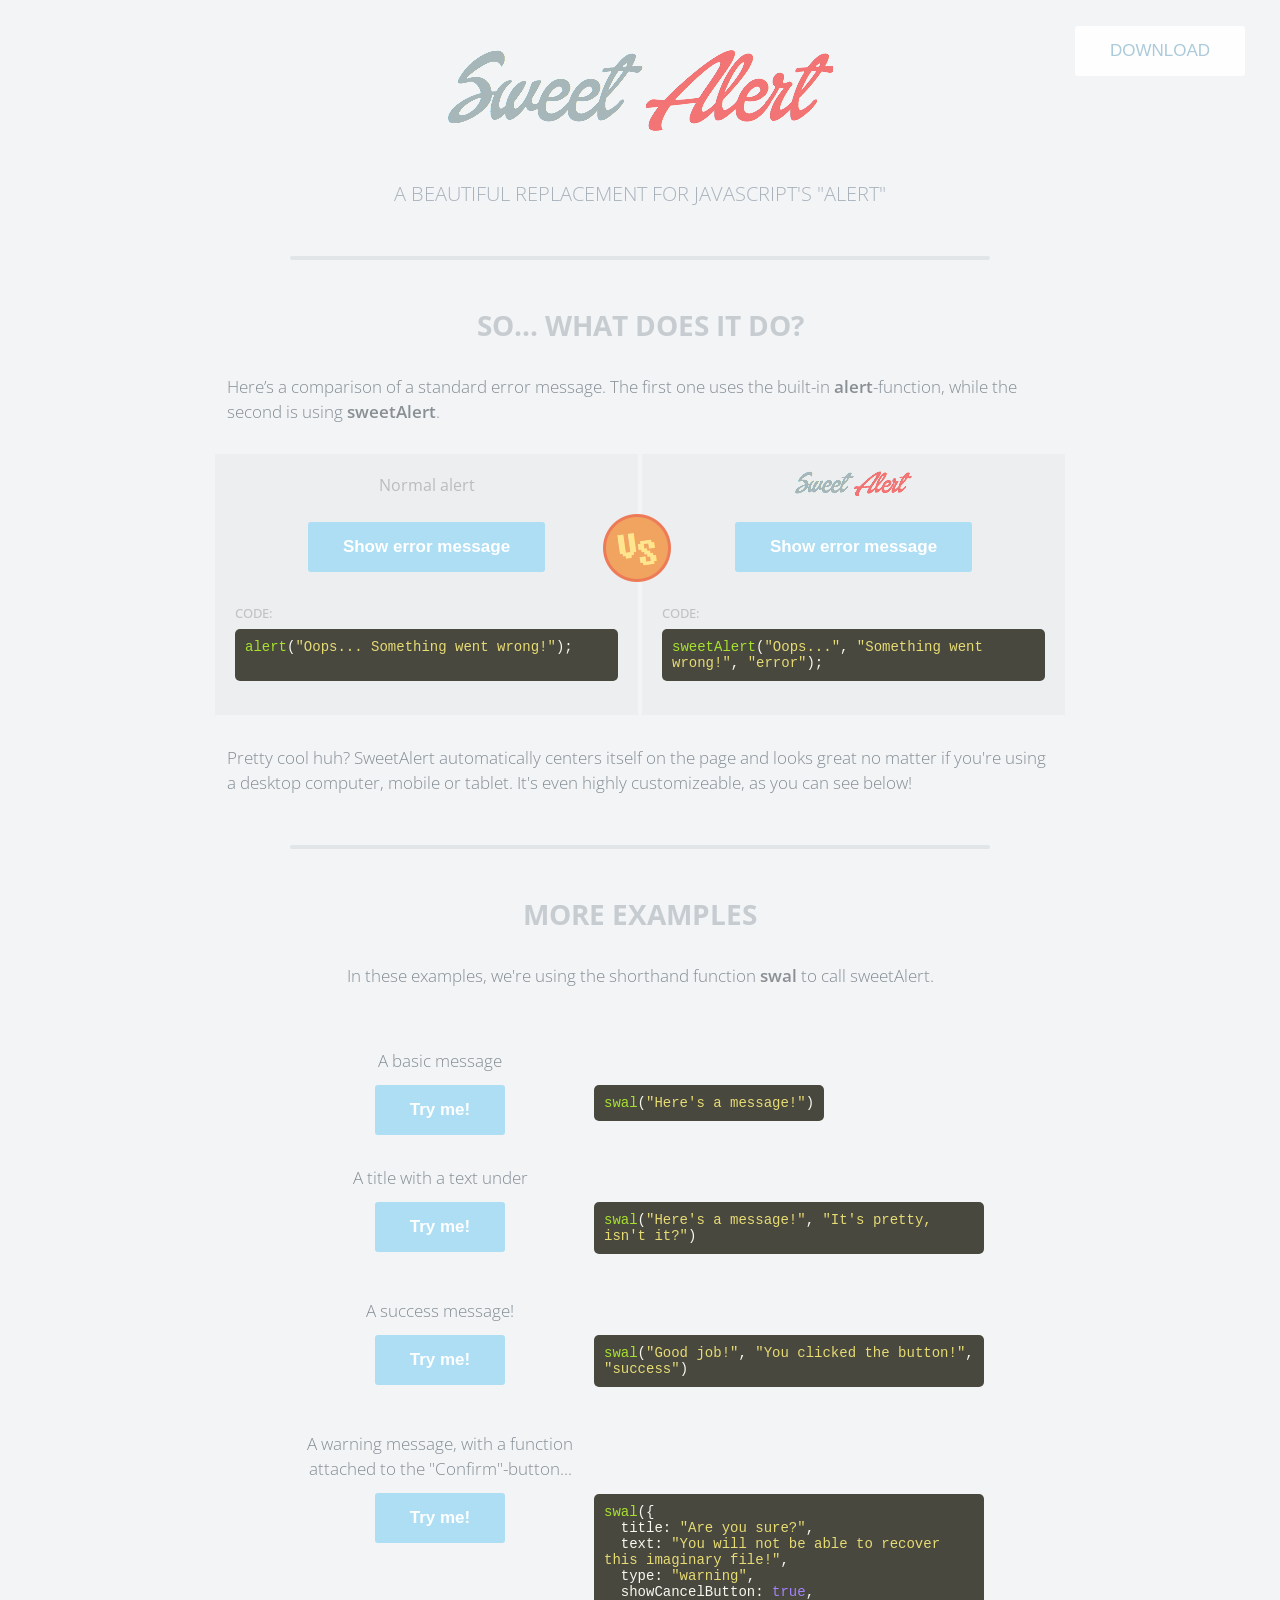
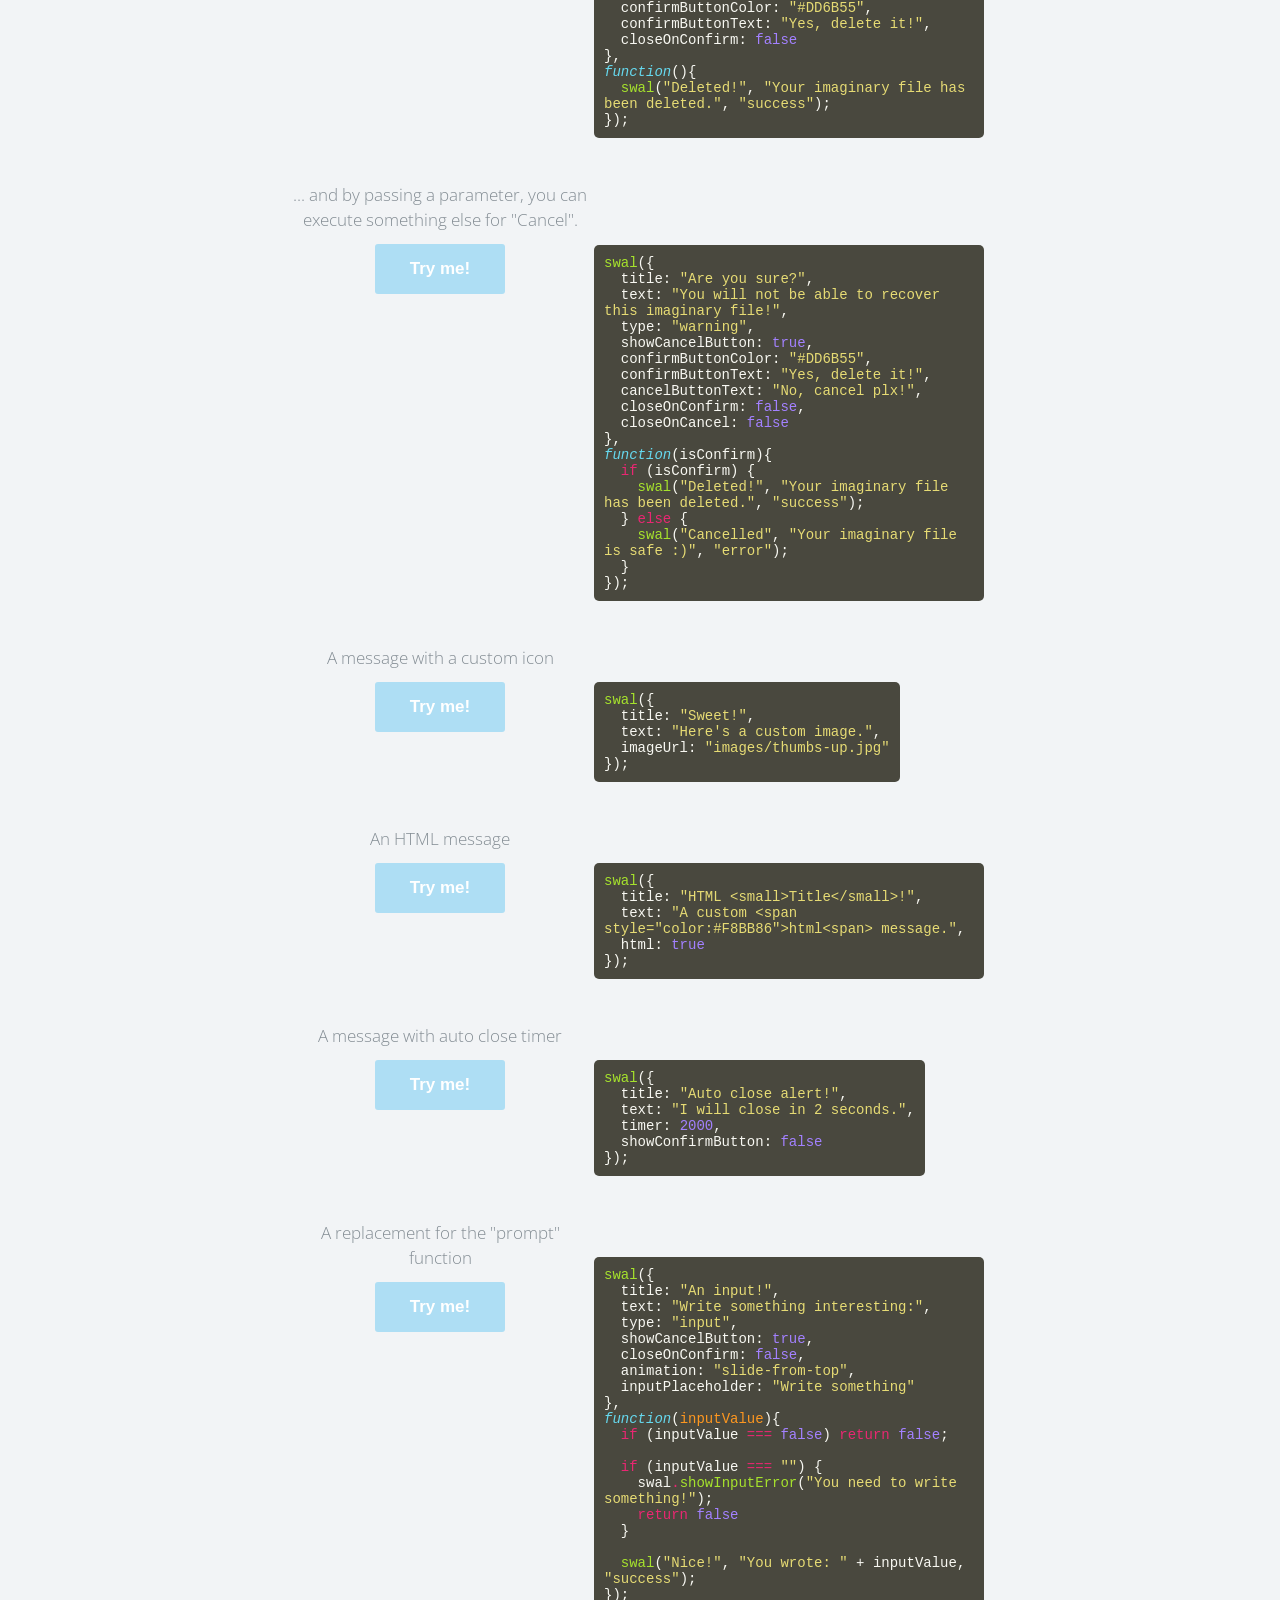
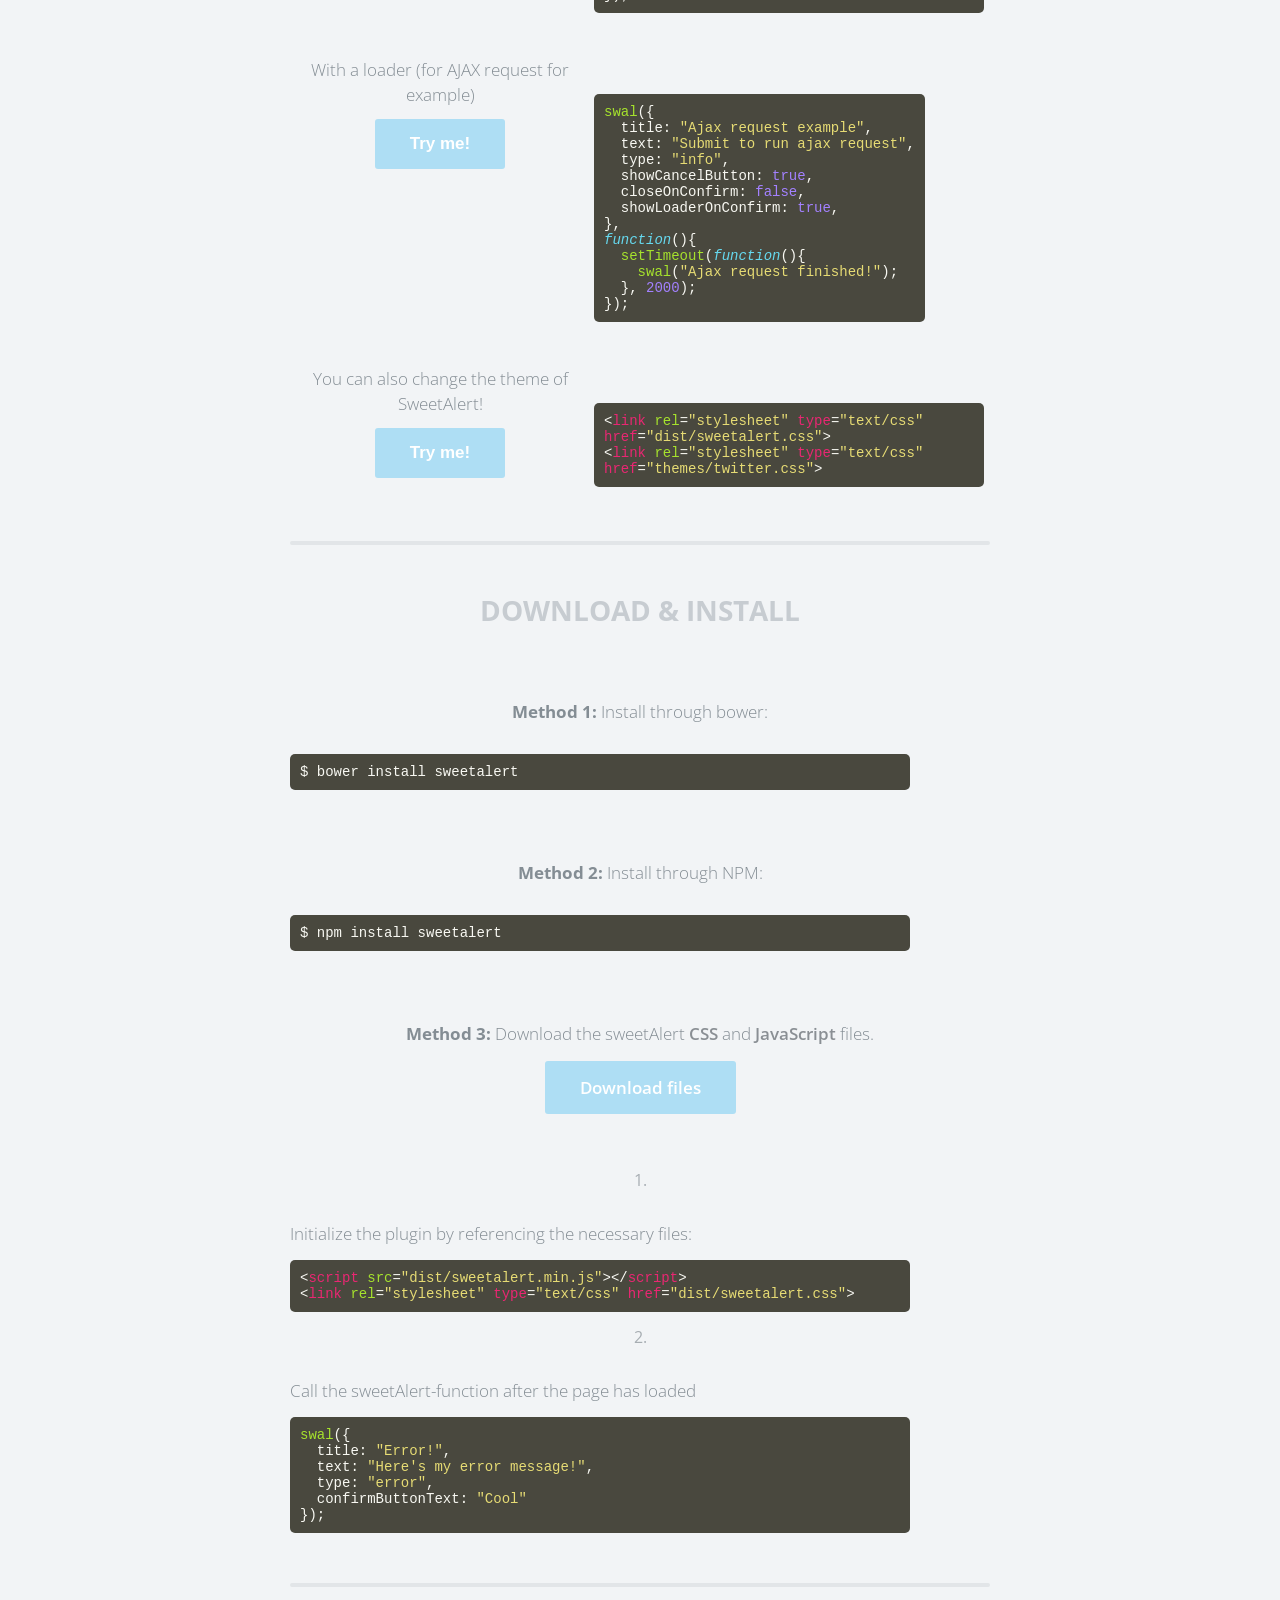
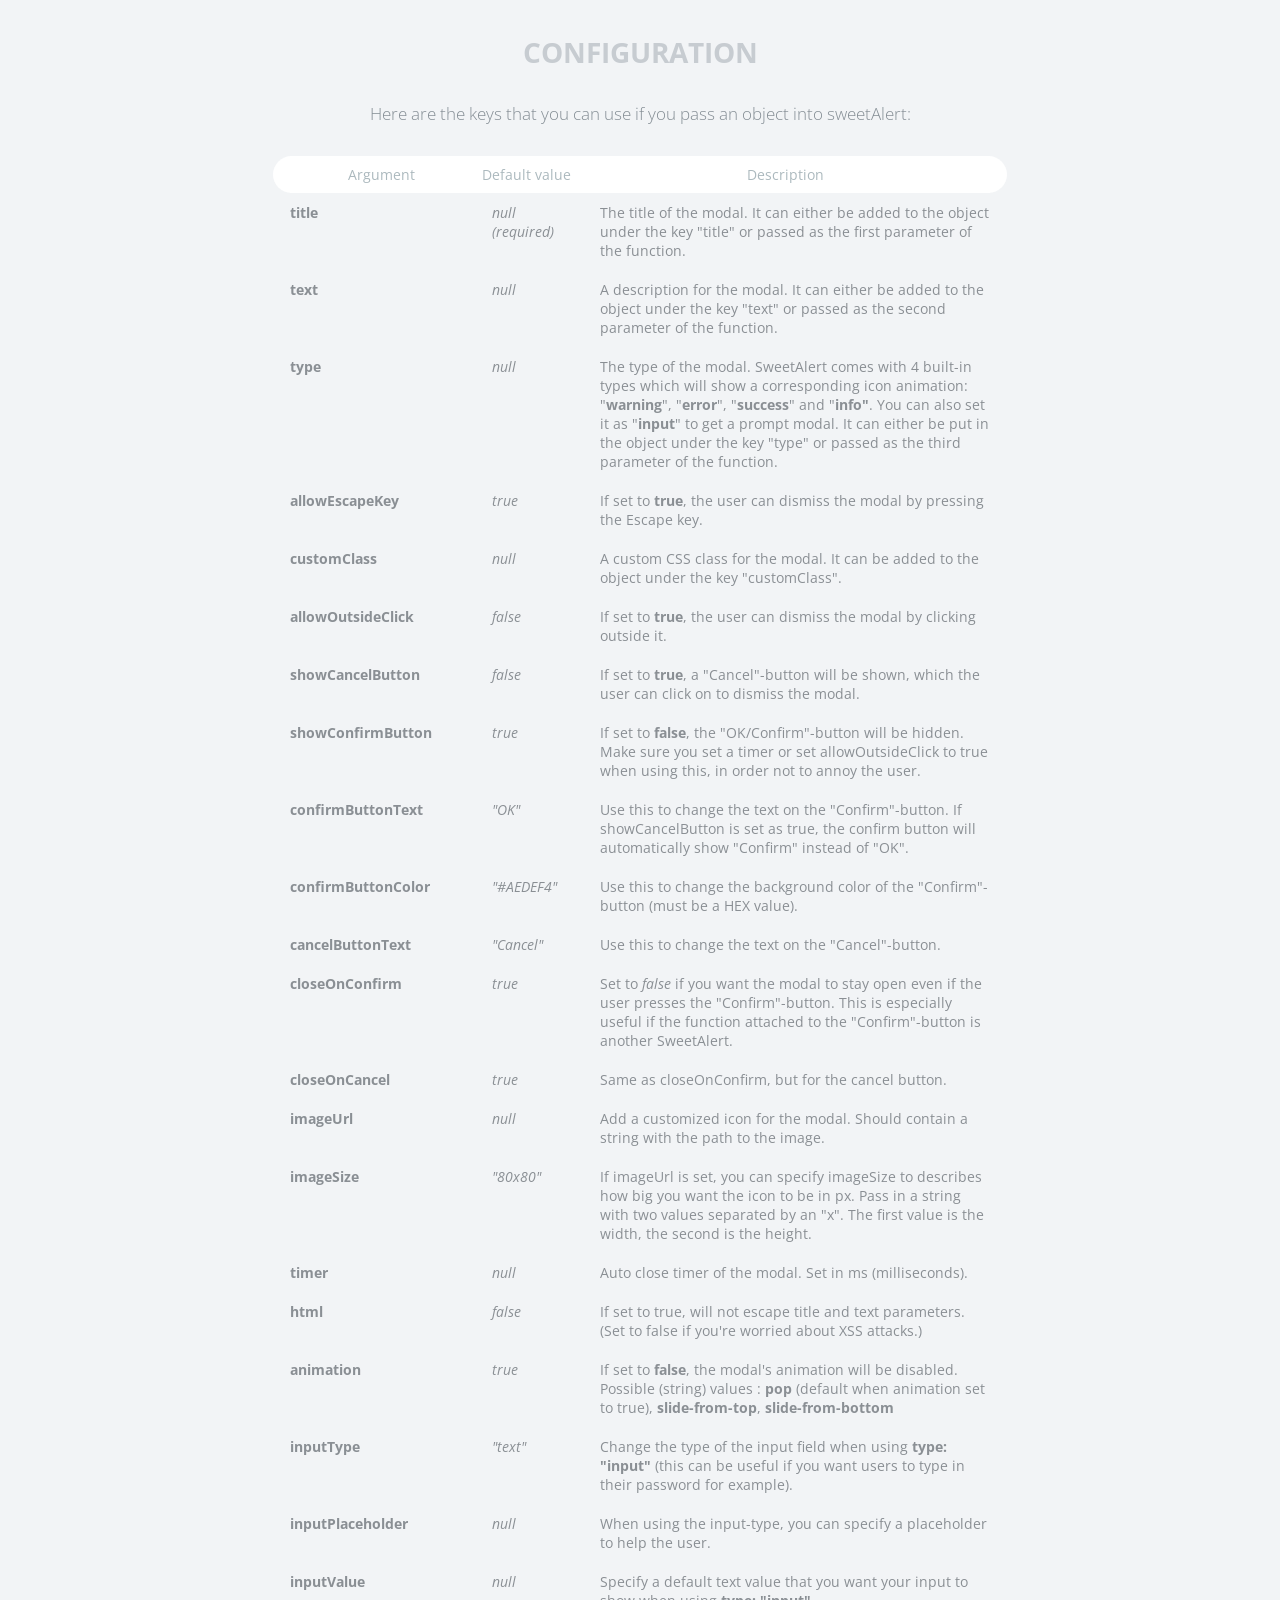
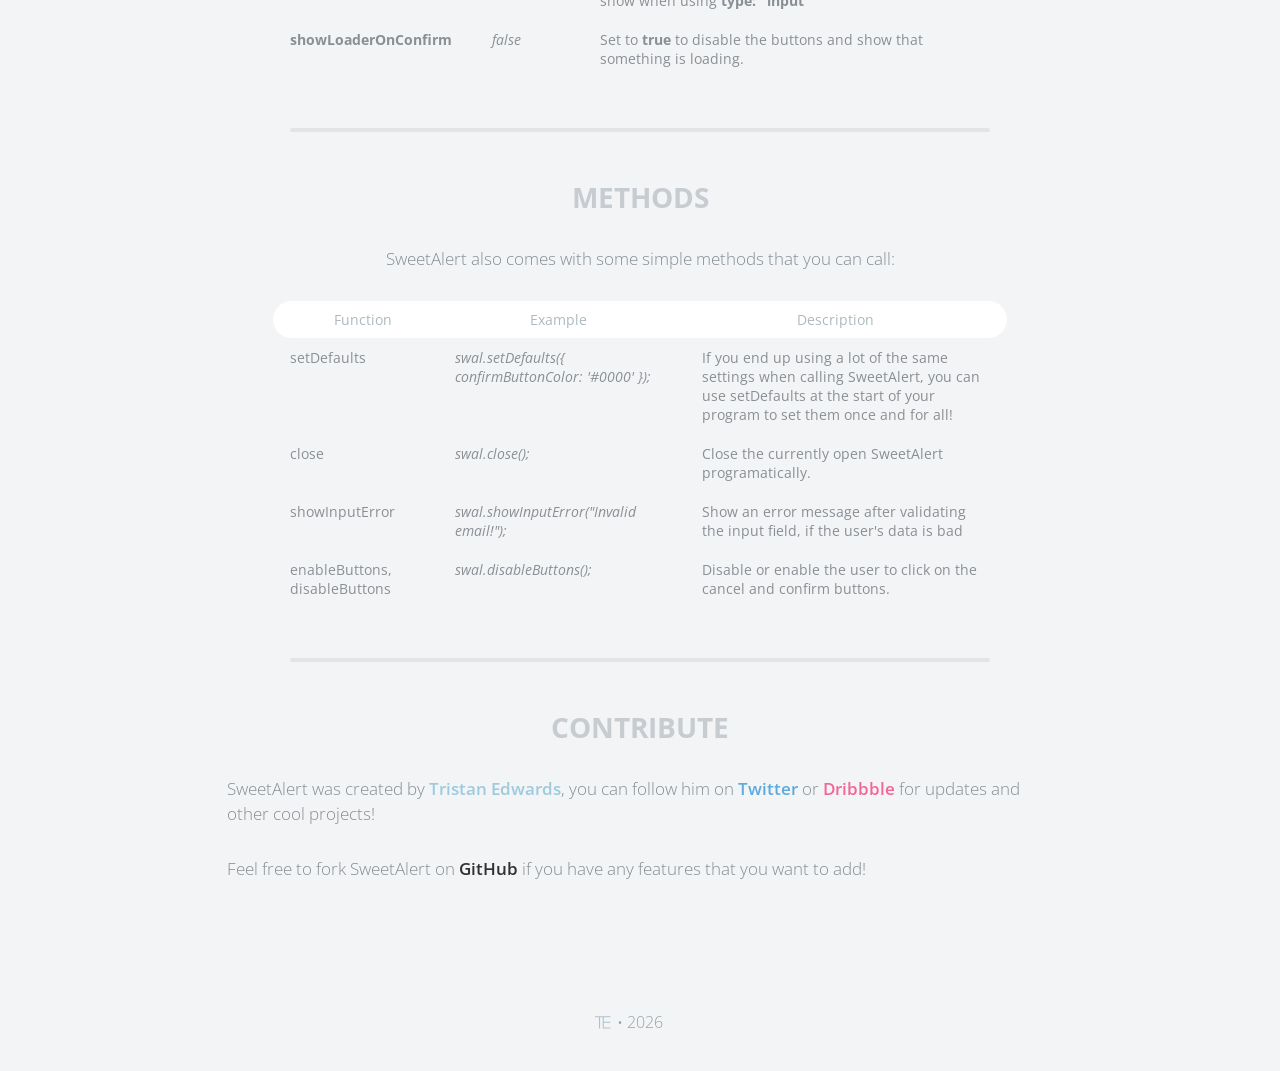
<file: public/bower_components/sweetalert/index.html>
<!doctype html>

<html>

<head>
  <meta charset="utf-8">
  <meta name="viewport" content="width=device-width, initial-scale=1, maximum-scale=1, user-scalable=0" />
  <title>SweetAlert</title>

  <link rel="stylesheet" href="example/example.css">
  <script src="https://code.jquery.com/jquery-2.1.3.min.js"></script>

  <!-- This is what you need -->
  <script src="dist/sweetalert-dev.js"></script>
  <link rel="stylesheet" href="dist/sweetalert.css">
  <!--.......................-->

</head>

<body>

<h1>Sweet Alert</h1>
<h2>A beautiful replacement for JavaScript's "Alert"</h2>
<button class="download">Download</button>

<!-- What does it do? -->
<h3>So... What does it do?</h3>
<p>Here’s a comparison of a standard error message. The first one uses the built-in <strong>alert</strong>-function, while the second is using <strong>sweetAlert</strong>.</p>

<div class="showcase normal">
	<h4>Normal alert</h4>
	<button>Show error message</button>

	<h5>Code:</h5>
	<pre><span class="attr">alert</span>(<span class="str">"Oops... Something went wrong!"</span>);

	</pre>

	<div class="vs-icon"></div>
</div>

<div class="showcase sweet">
	<h4>Sweet Alert</h4>
	<button>Show error message</button>

	<h5>Code:</h5>
	<pre><span class="attr">sweetAlert</span>(<span class="str">"Oops..."</span>, <span class="str">"Something went wrong!"</span>, <span class="str">"error"</span>);</pre>
</div>

<p>Pretty cool huh? SweetAlert automatically centers itself on the page and looks great no matter if you're using a desktop computer, mobile or tablet. It's even highly customizeable, as you can see below!</p>


<!-- Examples -->
<h3>More examples</h3>

<p class="center">In these examples, we're using the shorthand function <strong>swal</strong> to call sweetAlert.</p>

<ul class="examples">

	<li class="message">
		<div class="ui">
			<p>A basic message</p>
			<button>Try me!</button>
		</div>
		<pre><span class="attr">swal</span>(<span class="str">"Here's a message!"</span>)</pre>
	</li>

	<li class="title-text">
		<div class="ui">
			<p>A title with a text under</p>
			<button>Try me!</button>
		</div>
		<pre><span class="attr">swal</span>(<span class="str">"Here's a message!"</span>, <span class="str">"It's pretty, isn't it?"</span>)</pre>
	</li>

	<li class="success">
		<div class="ui">
			<p>A success message!</p>
			<button>Try me!</button>
		</div>
		<pre><span class="attr">swal</span>(<span class="str">"Good job!"</span>, <span class="str">"You clicked the button!"</span>, <span class="str">"success"</span>)</pre>
	</li>

	<li class="warning confirm">
		<div class="ui">
			<p>A warning message, with a function attached to the "Confirm"-button...</p>
			<button>Try me!</button>
		</div>
		<pre><span class="attr">swal</span>({
&nbsp;&nbsp;title: <span class="str">"Are you sure?"</span>,
&nbsp;&nbsp;text: <span class="str">"You will not be able to recover this imaginary file!"</span>,
&nbsp;&nbsp;type: <span class="str">"warning"</span>,
&nbsp;&nbsp;showCancelButton: <span class="val">true</span>,
&nbsp;&nbsp;confirmButtonColor: <span class="str">"#DD6B55"</span>,
&nbsp;&nbsp;confirmButtonText: <span class="str">"Yes, delete it!"</span>,
&nbsp;&nbsp;closeOnConfirm: <span class="val">false</span>
},
<span class="func"><i>function</i></span>(){
&nbsp;&nbsp;<span class="attr">swal</span>(<span class="str">"Deleted!"</span>, <span class="str">"Your imaginary file has been deleted."</span>, <span class="str">"success"</span>);
});</pre>
	</li>

	<li class="warning cancel">
		<div class="ui">
			<p>... and by passing a parameter, you can execute something else for "Cancel".</p>
			<button>Try me!</button>
		</div>
		<pre><span class="attr">swal</span>({
&nbsp;&nbsp;title: <span class="str">"Are you sure?"</span>,
&nbsp;&nbsp;text: <span class="str">"You will not be able to recover this imaginary file!"</span>,
&nbsp;&nbsp;type: <span class="str">"warning"</span>,
&nbsp;&nbsp;showCancelButton: <span class="val">true</span>,
&nbsp;&nbsp;confirmButtonColor: <span class="str">"#DD6B55"</span>,
&nbsp;&nbsp;confirmButtonText: <span class="str">"Yes, delete it!"</span>,
&nbsp;&nbsp;cancelButtonText: <span class="str">"No, cancel plx!"</span>,
&nbsp;&nbsp;closeOnConfirm: <span class="val">false</span>,
&nbsp;&nbsp;closeOnCancel: <span class="val">false</span>
},
<span class="func"><i>function</i></span>(isConfirm){
&nbsp;&nbsp;<span class="tag">if</span> (isConfirm) {
&nbsp;&nbsp;&nbsp;&nbsp;<span class="attr">swal</span>(<span class="str">"Deleted!"</span>, <span class="str">"Your imaginary file has been deleted."</span>, <span class="str">"success"</span>);
&nbsp;&nbsp;} <span class="tag">else</span> {
	&nbsp;&nbsp;&nbsp;&nbsp;<span class="attr">swal</span>(<span class="str">"Cancelled"</span>, <span class="str">"Your imaginary file is safe :)"</span>, <span class="str">"error"</span>);
&nbsp;&nbsp;}
});</pre>
	</li>

	<li class="custom-icon">
		<div class="ui">
			<p>A message with a custom icon</p>
			<button>Try me!</button>
		</div>
		<pre><span class="attr">swal</span>({
&nbsp;&nbsp;title: <span class="str">"Sweet!"</span>,
&nbsp;&nbsp;text: <span class="str">"Here's a custom image."</span>,
&nbsp;&nbsp;imageUrl: <span class="str">"images/thumbs-up.jpg"</span>
});</pre>
	</li>

	<li class="message-html">
		<div class="ui">
			<p>An HTML message</p>
			<button>Try me!</button>
		</div>
		<pre><span class="attr">swal</span>({
&nbsp;&nbsp;title: <span class="str">"HTML &lt;small&gt;Title&lt;/small&gt;!"</span>,
&nbsp;&nbsp;text: <span class="str">"A custom &lt;span style="color:#F8BB86"&gt;html&lt;span&gt; message."</span>,
&nbsp;&nbsp;html: <span class="val">true</span>
});</pre>
	</li>

	<li class="timer">
		<div class="ui">
			<p>A message with auto close timer</p>
			<button>Try me!</button>
		</div>
		<pre><span class="attr">swal</span>({
&nbsp;&nbsp;title: <span class="str">"Auto close alert!"</span>,
&nbsp;&nbsp;text: <span class="str">"I will close in 2 seconds."</span>,
&nbsp;&nbsp;timer: <span class="val">2000</span>,
&nbsp;&nbsp;showConfirmButton: <span class="val">false</span>
});</pre>
	</li>


	<li class="input">
		<div class="ui">
			<p>A replacement for the "prompt" function</p>
			<button>Try me!</button>
		</div>
		<pre><span class="attr">swal</span>({
&nbsp;&nbsp;title: <span class="str">"An input!"</span>,
&nbsp;&nbsp;text: <span class="str">"Write something interesting:"</span>,
&nbsp;&nbsp;type: <span class="str">"input"</span>,
&nbsp;&nbsp;showCancelButton: <span class="val">true</span>,
&nbsp;&nbsp;closeOnConfirm: <span class="val">false</span>,
&nbsp;&nbsp;animation: <span class="str">"slide-from-top"</span>,
&nbsp;&nbsp;inputPlaceholder: <span class="str">"Write something"</span>
},
<span class="func"><i>function</i></span>(<span class="arg">inputValue</span>){
&nbsp;&nbsp;<span class="tag">if</span> (inputValue <span class="tag">===</span> <span class="val">false</span>) <span class="tag">return</span> <span class="val">false</span>;
&nbsp;&nbsp;
&nbsp;&nbsp;<span class="tag">if</span> (inputValue <span class="tag">===</span> <span class="str">""</span>) {
&nbsp;&nbsp;&nbsp;&nbsp;swal<span class="tag">.</span><span class="attr">showInputError</span>(<span class="str">"You need to write something!"</span>);
&nbsp;&nbsp;&nbsp;&nbsp;<span class="tag">return</span> <span class="val">false</span>
&nbsp;&nbsp;}
&nbsp;&nbsp;
&nbsp;&nbsp;<span class="attr">swal</span>(<span class="str">"Nice!"</span>, <span class="str">"You wrote: "</span> + inputValue, <span class="str">"success"</span>);
});</pre>
	</li>

  <li class="ajax">
    <div class="ui">
			<p>With a loader (for AJAX request for example)</p>
			<button>Try me!</button>
		</div>
		<pre><span class="attr">swal</span>({
&nbsp;&nbsp;title: <span class="str">"Ajax request example"</span>,
&nbsp;&nbsp;text: <span class="str">"Submit to run ajax request"</span>,
&nbsp;&nbsp;type: <span class="str">"info"</span>,
&nbsp;&nbsp;showCancelButton: <span class="val">true</span>,
&nbsp;&nbsp;closeOnConfirm: <span class="val">false</span>,
&nbsp;&nbsp;showLoaderOnConfirm: <span class="val">true</span>,
},
<span class="func"><i>function</i></span>(){
&nbsp;&nbsp;<span class="attr">setTimeout</span>(<span class="func"><i>function</i></span>(){
&nbsp;&nbsp;&nbsp;&nbsp;<span class="attr">swal</span>(<span class="str">"Ajax request finished!"</span>);
&nbsp;&nbsp;}, <span class="val">2000</span>);
});</pre>
	</li>

	<li class="theme">
		<div class="ui">
			<p>You can also change the theme of SweetAlert!</p>
			<button>Try me!</button>
		</div>
		<pre>&lt;<span class="tag">link</span> <span class="attr">rel</span>=<span class="str">"stylesheet"</span> <span class="tag">type</span>=<span class="str">"text/css"</span> <span class="tag">href</span>=<span class="str">"dist/sweetalert.css"</span>&gt;
			&lt;<span class="tag">link</span> <span class="attr">rel</span>=<span class="str">"stylesheet"</span> <span class="tag">type</span>=<span class="str">"text/css"</span> <span class="tag">href</span>=<span class="str">"themes/twitter.css"</span>&gt;</pre>
	</li>

</ul>


<!-- Download & Install -->
<h3 id="download-section">Download & install</h3>

<div class="center-container">
	<p class="center"><b>Method 1:</b> Install through bower:</p>
	<pre class="center">$ bower install sweetalert</pre>
</div>

<div class="center-container">
	<p class="center"><b>Method 2:</b> Install through NPM:</p>
	<pre class="center">$ npm install sweetalert</pre>
</div>

<p class="center"><b>Method 3:</b> Download the sweetAlert <strong>CSS</strong> and <strong>JavaScript</strong> files.</p>

<a class="button" href="https://github.com/t4t5/sweetalert/archive/master.zip" download>Download files</a>

<ol>
	<li>
		<p>Initialize the plugin by referencing the necessary files:</p>
		<pre>&lt;<span class="tag">script</span> <span class="attr">src</span>=<span class="str">"dist/sweetalert.min.js"</span>&gt;&lt;/<span class="tag">script</span>&gt;
&lt;<span class="tag">link</span> <span class="attr">rel</span>=<span class="str">"stylesheet"</span> <span class="tag">type</span>=<span class="str">"text/css"</span> <span class="tag">href</span>=<span class="str">"dist/sweetalert.css"</span>&gt;</pre>
	</li>

	<li>
		<p>Call the sweetAlert-function after the page has loaded</p>
		<pre><span class="attr">swal</span>({
&nbsp;&nbsp;title: <span class="str">"Error!"</span>,
&nbsp;&nbsp;text: <span class="str">"Here's my error message!"</span>,
&nbsp;&nbsp;type: <span class="str">"error"</span>,
&nbsp;&nbsp;confirmButtonText: <span class="str">"Cool"</span>
});
</pre>
	</li>
</ol>



<!-- Configuration -->
<h3>Configuration</h3>

<p class="center">Here are the keys that you can use if you pass an object into sweetAlert:</p>

<table>
	<tr class="titles">
		<th>
			<div class="border-left"></div>
			Argument
		</th>
		<th>Default value</th>
		<th>
			<div class="border-right"></div>
			Description
		</th>
	</tr>
	<tr>
		<td><b>title</b></td>
		<td><i>null (required)</i></td>
		<td>The title of the modal. It can either be added to the object under the key "title" or passed as the first parameter of the function.</td>
	</tr>
	<tr>
		<td><b>text</b></td>
		<td><i>null</i></td>
		<td>A description for the modal. It can either be added to the object under the key "text" or passed as the second parameter of the function.</td>
	</tr>
	<tr>
		<td><b>type</b></td>
		<td><i>null</i></td>
		<td>The type of the modal. SweetAlert comes with 4 built-in types which will show a corresponding icon animation: "<strong>warning</strong>", "<strong>error</strong>", "<strong>success</strong>" and "<strong>info"</strong>. You can also set it as "<strong>input</strong>" to get a prompt modal. It can either be put in the object under the key "type" or passed as the third parameter of the function.</td>
	</tr>
    <tr>
      <td><b>allowEscapeKey</b></td>
      <td><i>true</i></td>
      <td>If set to <strong>true</strong>, the user can dismiss the modal by pressing the Escape key.</td>
    </tr>
	<tr>
		<td><b>customClass</b></td>
		<td><i>null</i></td>
		<td>A custom CSS class for the modal. It can be added to the object under the key "customClass".</td>
	</tr>
	<tr>
		<td><b>allowOutsideClick</b></td>
		<td><i>false</i></td>
		<td>If set to <strong>true</strong>, the user can dismiss the modal by clicking outside it.</td>
	</tr>
	<tr>
		<td><b>showCancelButton</b></td>
		<td><i>false</i></td>
		<td>If set to <strong>true</strong>, a "Cancel"-button will be shown, which the user can click on to dismiss the modal.</td>
	</tr>
	<tr>
		<td><b>showConfirmButton</b></td>
		<td><i>true</i></td>
		<td>If set to <strong>false</strong>, the "OK/Confirm"-button will be hidden. Make sure you set a timer or set allowOutsideClick to true when using this, in order not to annoy the user.</td>
	</tr>
	<tr>
		<td><b>confirmButtonText</b></td>
		<td><i>"OK"</i></td>
		<td>Use this to change the text on the "Confirm"-button. If showCancelButton is set as true, the confirm button will automatically show "Confirm" instead of "OK".</td>
	</tr>
	<tr>
		<td><b>confirmButtonColor</b></td>
		<td><i>"#AEDEF4"</i></td>
		<td>Use this to change the background color of the "Confirm"-button (must be a HEX value).</td>
	</tr>
	<tr>
		<td><b>cancelButtonText</b></td>
		<td><i>"Cancel"</i></td>
		<td>Use this to change the text on the "Cancel"-button.</td>
	</tr>
	<tr>
		<td><b>closeOnConfirm</b></td>
		<td><i>true</i></td>
		<td>Set to <i>false</i> if you want the modal to stay open even if the user presses the "Confirm"-button. This is especially useful if the function attached to the "Confirm"-button is another SweetAlert.</td>
	</tr>
	<tr>
		<td><b>closeOnCancel</b></td>
		<td><i>true</i></td>
		<td>Same as closeOnConfirm, but for the cancel button.</td>
	</tr>
	<tr>
		<td><b>imageUrl</b></td>
		<td><i>null</i></td>
		<td>Add a customized icon for the modal. Should contain a string with the path to the image.</td>
	</tr>
	<tr>
		<td><b>imageSize</b></td>
		<td><i>"80x80"</i></td>
		<td>If imageUrl is set, you can specify imageSize to describes how big you want the icon to be in px. Pass in a string with two values separated by an "x". The first value is the width, the second is the height.</td>
	</tr>
	<tr>
		<td><b>timer</b></td>
		<td><i>null</i></td>
		<td>Auto close timer of the modal. Set in ms (milliseconds).</td>
	</tr>
	<tr>
		<td><b>html</b></td>
		<td><i>false</i></td>
		<td>If set to true, will not escape title and text parameters. (Set to false if you're worried about XSS attacks.)</td>
	</tr>
	<tr>
		<td><b>animation</b></td>
		<td><i>true</i></td>
		<td>If set to <strong>false</strong>, the modal's animation will be disabled. Possible (string) values : <strong>pop</strong> (default when animation set to true), <strong>slide-from-top</strong>, <strong>slide-from-bottom</strong></td>
	</tr>
	<tr>
		<td><b>inputType</b></td>
		<td><i>"text"</i></td>
		<td>Change the type of the input field when using <strong>type: "input"</strong> (this can be useful if you want users to type in their password for example).</td>
	</tr>
	<tr>
		<td><b>inputPlaceholder</b></td>
		<td><i>null</i></td>
		<td>When using the input-type, you can specify a placeholder to help the user.</td>
	</tr>
	<tr>
		<td><b>inputValue</b></td>
		<td><i>null</i></td>
		<td>Specify a default text value that you want your input to show when using <strong>type: "input"</strong></td>
	</tr>
	<tr>
		<td><b>showLoaderOnConfirm</b></td>
		<td><i>false</i></td>
    <td>Set to <strong>true</strong> to disable the buttons and show that something is loading.</td>
	</tr>
</table>


<!-- Methods -->
<h3>Methods</h3>

<p class="center">SweetAlert also comes with some simple methods that you can call:</p>

<table>
	<tr class="titles">
		<th>
			<div class="border-left"></div>
			Function
		</th>
		<th>Example</th>
		<th>
			<div class="border-right"></div>
			Description
		</th>
	</tr>
	<tr>
		<td>setDefaults</td>
		<td><i>swal.setDefaults({ confirmButtonColor: '#0000' });</i></td>
		<td>If you end up using a lot of the same settings when calling SweetAlert, you can use setDefaults at the start of your program to set them once and for all!</td>
	</tr>
	<tr>
		<td>close</td>
		<td><i>swal.close();</i></td>
		<td>Close the currently open SweetAlert programatically.</td>
	</tr>
	<tr>
		<td>showInputError</td>
		<td><i>swal.showInputError("Invalid email!");</i></td>
		<td>Show an error message after validating the input field, if the user's data is bad</td>
	</tr>
	<tr>
		<td>enableButtons, disableButtons</td>
		<td><i>swal.disableButtons();</i></td>
		<td>Disable or enable the user to click on the cancel and confirm buttons.</td>
	</tr>
</table>



<!-- Contribute -->
<h3>Contribute</h3>
<p>SweetAlert was created by <a href="http://tristanedwards.me" target="_blank">Tristan Edwards</a>, you can follow him on <a href="https://twitter.com/t4t5" target="_blank" class="twitter">Twitter</a> or <a href="https://dribbble.com/tristanedwards" target="_blank" class="dribbble">Dribbble</a> for updates and other cool projects!</p>
<p>Feel free to fork SweetAlert on <a href="https://github.com/t4t5/sweetalert" class="github">GitHub</a> if you have any features that you want to add!</p>


<footer>
	<span class="te-logo">TE</span> • <script>document.write(new Date().getFullYear())</script>
</footer>


<script>

document.querySelector('button.download').onclick = function(){
	$("html, body").animate({ scrollTop: $("#download-section").offset().top }, 1000);
};

document.querySelector('.showcase.normal button').onclick = function(){
	alert("Oops... Something went wrong!");
};

document.querySelector('.showcase.sweet button').onclick = function(){
	swal("Oops...", "Something went wrong!", "error");
};

document.querySelector('ul.examples li.message button').onclick = function(){
	swal("Here's a message!");
};

document.querySelector('ul.examples li.timer button').onclick = function(){
	swal({
		title: "Auto close alert!",
		text: "I will close in 2 seconds.",
		timer: 2000,
		showConfirmButton: false
	});
};

document.querySelector('ul.examples li.title-text button').onclick = function(){
	swal("Here's a message!", "It's pretty, isn't it?");
};

document.querySelector('ul.examples li.success button').onclick = function(){
	swal("Good job!", "You clicked the button!", "success");
};

document.querySelector('ul.examples li.warning.confirm button').onclick = function(){
	swal({
		title: "Are you sure?",
		text: "You will not be able to recover this imaginary file!",
		type: "warning",
		showCancelButton: true,
		confirmButtonColor: '#DD6B55',
		confirmButtonText: 'Yes, delete it!',
		closeOnConfirm: false
	},
	function(){
		swal("Deleted!", "Your imaginary file has been deleted!", "success");
	});
};

document.querySelector('ul.examples li.warning.cancel button').onclick = function(){
	swal({
		title: "Are you sure?",
		text: "You will not be able to recover this imaginary file!",
		type: "warning",
		showCancelButton: true,
		confirmButtonColor: '#DD6B55',
		confirmButtonText: 'Yes, delete it!',
		cancelButtonText: "No, cancel plx!",
		closeOnConfirm: false,
		closeOnCancel: false
	},
	function(isConfirm){
    if (isConfirm){
      swal("Deleted!", "Your imaginary file has been deleted!", "success");
    } else {
      swal("Cancelled", "Your imaginary file is safe :)", "error");
    }
	});
};

document.querySelector('ul.examples li.custom-icon button').onclick = function(){
	swal({
		title: "Sweet!",
		text: "Here's a custom image.",
		imageUrl: 'example/images/thumbs-up.jpg'
	});
};

document.querySelector('ul.examples li.message-html button').onclick = function(){
	swal({
		title: "HTML <small>Title</small>!",
		text: 'A custom <span style="color:#F8BB86">html<span> message.',
		html: true
	});
};

document.querySelector('ul.examples li.input button').onclick = function(){
	swal({
		title: "An input!",
		text: 'Write something interesting:',
		type: 'input',
		showCancelButton: true,
		closeOnConfirm: false,
		animation: "slide-from-top",
		inputPlaceholder: "Write something",
	},
	function(inputValue){
		if (inputValue === false) return false;

		if (inputValue === "") {
			swal.showInputError("You need to write something!");
			return false;
		}
    
		swal("Nice!", 'You wrote: ' + inputValue, "success");

	});
};

document.querySelector('ul.examples li.theme button').onclick = function() {
	swal({
		title: "Themes!",
		text: "Here's the Twitter theme for SweetAlert!",
		confirmButtonText: "Cool!",
		customClass: 'twitter'
	});
};

document.querySelector('ul.examples li.ajax button').onclick = function() {
  swal({
    title: 'Ajax request example',
    text: 'Submit to run ajax request',
    type: 'info',
    showCancelButton: true,
    closeOnConfirm: false,
    showLoaderOnConfirm: true,
  }, function(){
    setTimeout(function() {
      swal('Ajax request finished!');
    }, 2000);
  });
};

</script>



</body>

</html>
</file>
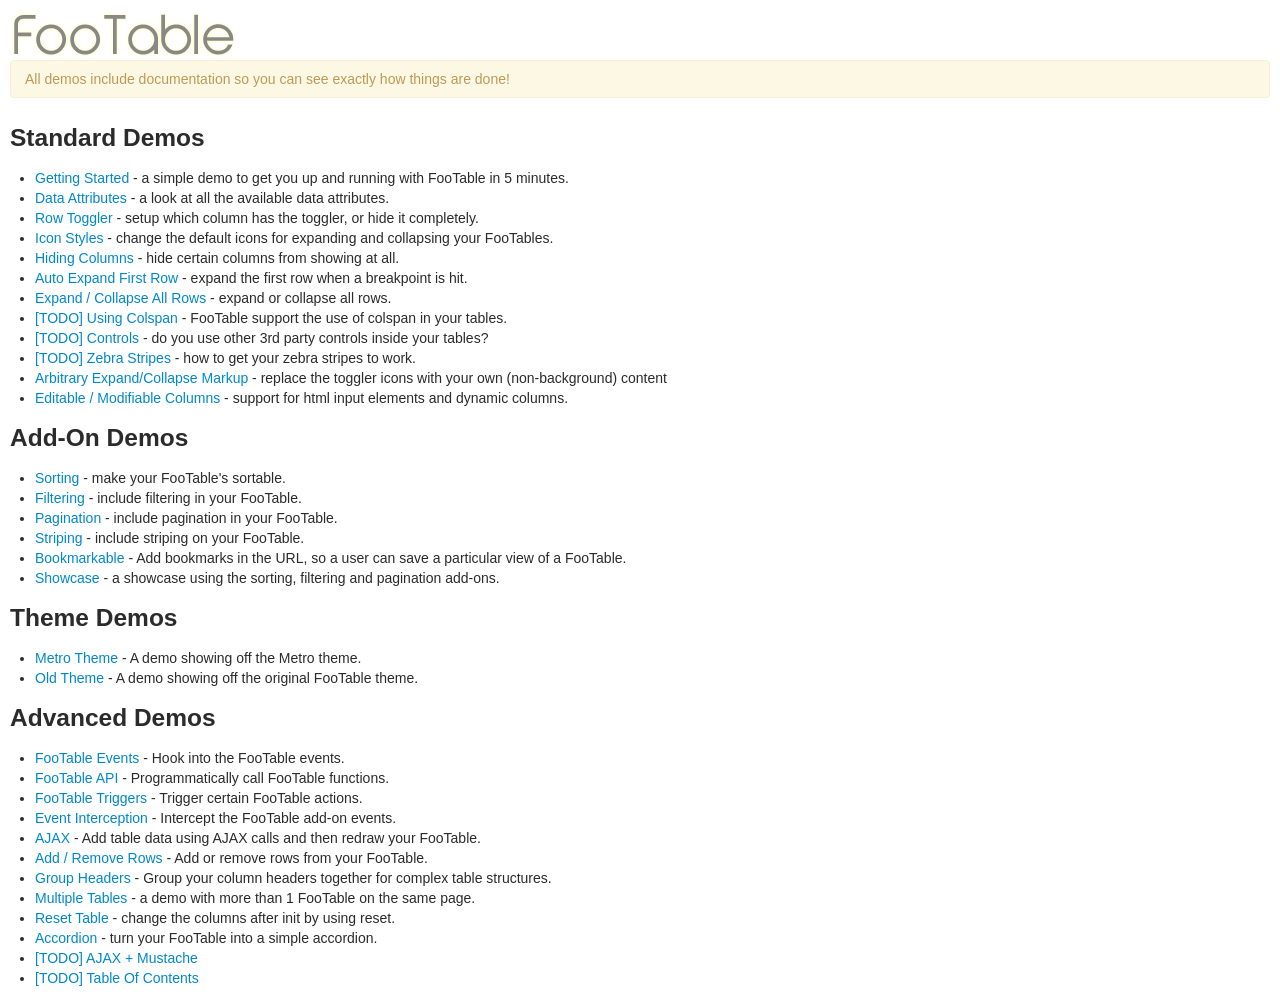
<file: public/bower_components/footable/demos/index.htm>
﻿<!DOCTYPE html>
<html xmlns="http://www.w3.org/1999/xhtml">
<head>
    <title>FooTable Demos - A jQuery plugin for responsive HTML tables</title>
    <meta name="viewport" content="width = device-width, initial-scale = 1.0, minimum-scale = 1.0, maximum-scale = 1.0, user-scalable = no"/>
	<link href="css/bootstrap.css" rel="stylesheet" type="text/css"/>
    <link href="css/footable-demos.css" rel="stylesheet" type="text/css"/>
</head>
<body>
	<div class="demo-container">
        <a href="http://fooplugins.com/plugins/footable-jquery/"><img src="img/footable.png" border="0" /></a>
        <div class="alert">
            All demos include documentation so you can see exactly how things are done!
        </div>
        <h3>Standard Demos</h3>
        <ul>
            <li><a href="getting-started.htm">Getting Started</a> - a simple demo to get you up and running with FooTable in 5 minutes.</li>
            <li><a href="data-attributes.htm">Data Attributes</a> - a look at all the available data attributes.</li>
            <li><a href="row-toggle.htm">Row Toggler</a> - setup which column has the toggler, or hide it completely.</li>
            <li><a href="icon-styles.htm">Icon Styles</a> - change the default icons for expanding and collapsing your FooTables.</li>
            <li><a href="hidden-columns.htm">Hiding Columns</a> - hide certain columns from showing at all.</li>
            <li><a href="auto-expand-first-row-on-breakpoint.htm">Auto Expand First Row</a> - expand the first row when a breakpoint is hit.</li>
            <li><a href="expand-collapse-all.htm">Expand / Collapse All Rows</a> - expand or collapse all rows.</li>
            <li><a>[TODO] Using Colspan</a> - FooTable support the use of colspan in your tables.</li>
            <li><a>[TODO] Controls</a> - do you use other 3rd party controls inside your tables?</li>
            <li><a>[TODO] Zebra Stripes</a> - how to get your zebra stripes to work.</li>
	        <li><a href="arbitrary_toggle_markup.htm">Arbitrary Expand/Collapse Markup</a> - replace the toggler icons with your own (non-background) content</li>
	        <li><a href="editable-columns.htm">Editable / Modifiable Columns</a> - support for html input elements and dynamic columns.</li>
        </ul>
        <h3>Add-On Demos</h3>
        <ul>
            <li><a href="sorting.htm">Sorting</a> - make your FooTable's sortable.</li>
            <li><a href="filtering.htm">Filtering</a> - include filtering in your FooTable.</li>
            <li><a href="paging.htm">Pagination</a> - include pagination in your FooTable.</li>
						<li><a href="striping.htm">Striping</a> - include striping on your FooTable.</li>
            <li><a href="bookmarkable.htm">Bookmarkable</a> - Add bookmarks in the URL, so a user can save a particular view of a FooTable.</li>
            <li><a href="showcase.htm">Showcase</a> - a showcase using the sorting, filtering and pagination add-ons.</li>
        </ul>
        <h3>Theme Demos</h3>
        <ul>
            <li><a href="metro-theme.htm">Metro Theme</a> - A demo showing off the Metro theme.</li>
            <li><a href="old-theme.htm">Old Theme</a> - A demo showing off the original FooTable theme.</li>
        </ul>
        <h3>Advanced Demos</h3>
        <ul>
            <li><a href="events.htm">FooTable Events</a> - Hook into the FooTable events.</li>
            <li><a href="api.htm">FooTable API</a> - Programmatically call FooTable functions.</li>
            <li><a href="triggers.htm">FooTable Triggers</a> - Trigger certain FooTable actions.</li>
            <li><a href="event-interception.htm">Event Interception</a> - Intercept the FooTable add-on events.</li>
            <li><a href="ajax.htm">AJAX</a> - Add table data using AJAX calls and then redraw your FooTable.</li>
            <li><a href="add-delete-row.htm">Add / Remove Rows</a> - Add or remove rows from your FooTable.</li>
            <li><a href="group-headers.htm">Group Headers</a> - Group your column headers together for complex table structures.</li>
            <li><a href="multiple-showcases.htm">Multiple Tables</a> - a demo with more than 1 FooTable on the same page.</li>
            <li><a href="reset.htm">Reset Table</a> - change the columns after init by using reset.</li>
            <li><a href="accordion.htm">Accordion</a> - turn your FooTable into a simple accordion.</li>
            <li><a>[TODO] AJAX + Mustache</a></li>
            <li><a>[TODO] Table Of Contents</a></li>
        </ul>
    </div>
</body>
</html>
</file>
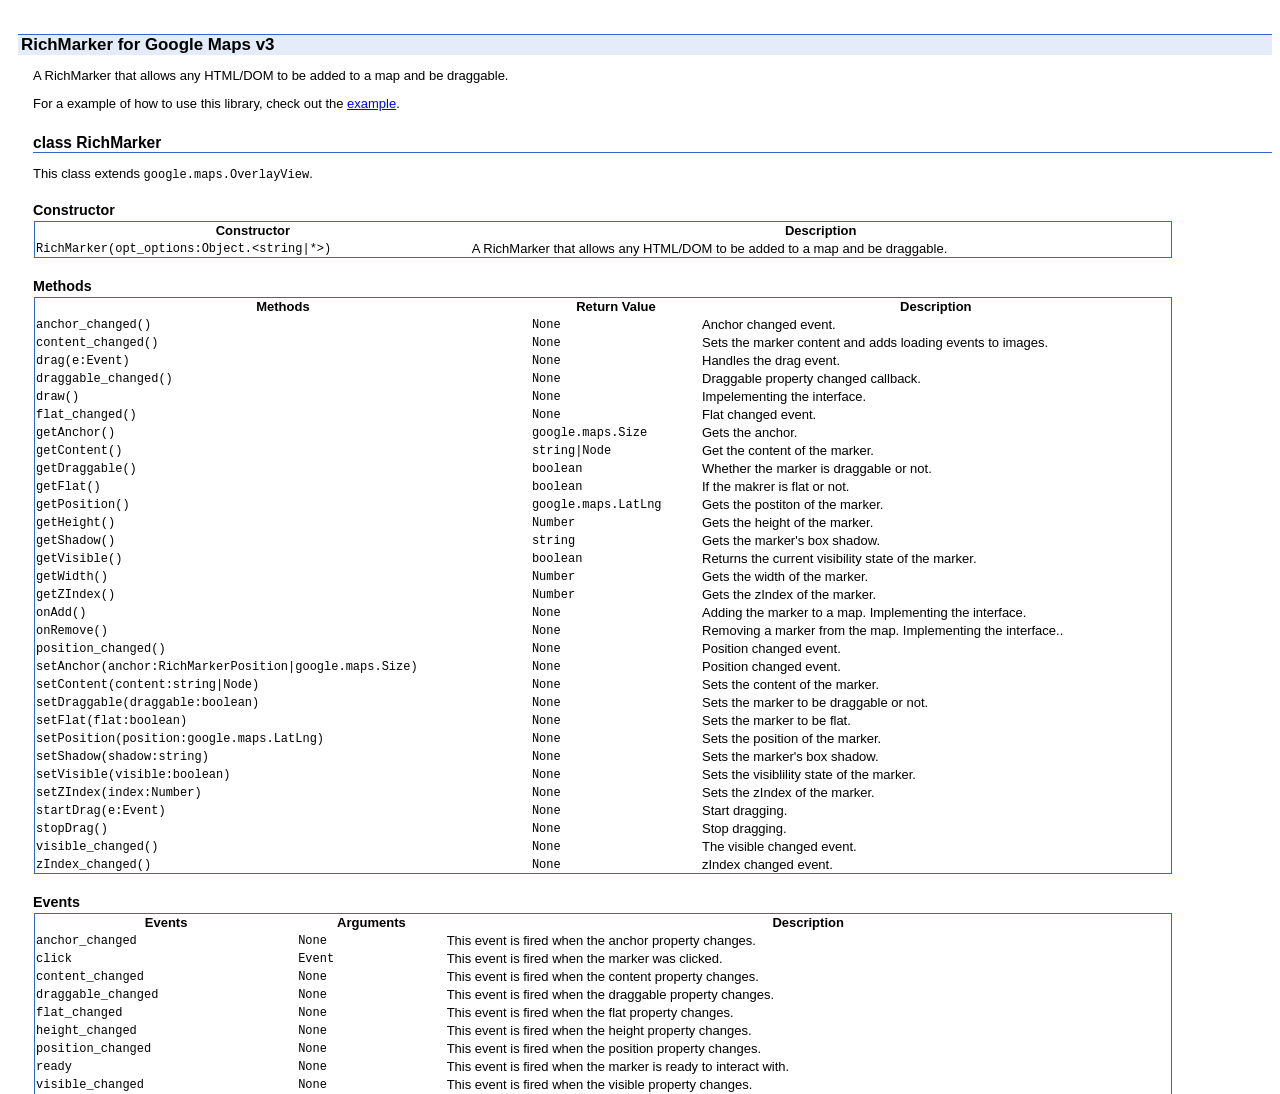
<file: public/bower_components/js-rich-marker/reference.html>
<!doctype html>
<html>
  <head>
    <meta charset="utf-8">
    <title>RichMarker for Google Maps v3 Reference</title>
    <style>
      body {
        font-family: arial, sans-serif;
        background-color: #fff;
        font-size: small;
        margin: 24px 8px 8px;
        color: #000;
      }
      h1, h2, h3, h4, h5 {
        font-weight: bold;
        margin-bottom: 0;
      }
      h2, h3, h4, h5 {
        margin-left: 25px;
      }
      h1 {
        font-size: 130%;
        margin: 2em 0 0 10px; 
        padding: 0 3px 0 3px;
        border-top: 1px solid;
        background-color: #e5ecf9;
        border-color: #3366CC;
      }
      h2 {
        font-size: 120%;
        margin-top: 1.5em;
        border-bottom: 1px solid;
        border-color: #3366CC;
      }
      h3 {
        font-size: 110%; 
        margin-top: 0.7em;
        position: relative;
        left: 0;
        top: 0.7em;
        z-index: 5; /*to avoid falling behind other elements due to lowered position*/
      }
      h4 {
        margin-top: .5em;
        font-size: 100%;
        font-weight: bold;
        position: relative;
        left: 0;
        top: 0.8em;
        z-index: 5; /*to avoid falling behind other elements due to lowered position*/
      }
      h5 {
        margin-top: 0.4em;
        font-size: 100%;
        font-weight: 100;
        font-style: italic;
        text-decoration: underline;
        position: relative;
        left: 0;
        top: 0.8em;
        z-index: 5; /*to avoid falling behind other elements due to lowered position*/
      }
      p {
        margin: 1em 0 0 25px;
        padding: 0;
      }
      table {
        border: 1px solid;
        border-color: #3366CC;
        border-spacing:0;
        margin: 1em 0 0 26px;
        border-collapse: collapse;
        clear: right;
      }
      pre {
        margin-left: 2em;
      }
      ol, ul {
        margin-left: 2em;
      }
    </style>

    <script>
      var _gaq = _gaq || [];
      _gaq.push(['_setAccount', 'UA-12846745-20']);
      _gaq.push(['_trackPageview']);

      (function() {
        var ga = document.createElement('script'); ga.type = 'text/javascript'; ga.async = true;
        ga.src = ('https:' === document.location.protocol ? 'https://ssl' : 'http://www') + '.google-analytics.com/ga.js';
        var s = document.getElementsByTagName('script')[0]; s.parentNode.insertBefore(ga, s);
      })();
    </script>
  </head>
  <body>
    <h1>RichMarker for Google Maps v3</h1>
    <p>A RichMarker that allows any HTML/DOM to be added to a map and be draggable.</p>
    <p>For a example of how to use this library, check out the <a
      href="examples/richmarker.html">example</a>.</p>
      <h2><a name="RichMarker"></a>class RichMarker</h2>
      <p>This class extends <code>google.maps.OverlayView</code>.</p>
        <h3>Constructor</h3>
        <table summary="class RichMarker - Constructor" width="90%">

          <tbody>
            <tr>
              <th>Constructor</th>
              <th>Description</th>
            </tr>
              <tr class="odd">
                <td><code>RichMarker(<span class="type">opt_options:Object.&lt;string|*&gt;</span>)</code></td>
                <td>A RichMarker that allows any HTML/DOM to be added to a map and be draggable.</td>
              </tr>
          </tbody>
        </table>

        <h3>Methods</h3>
        <table summary="class RichMarker - Methods" width="90%">
          <thead>
            <tr>
              <th>Methods</th>
              <th>Return&nbsp;Value</th>
              <th>Description</th>
            </tr>
          </thead>
          <tbody>
            <tr>
              <td><code>anchor_changed()</code></td>
              <td><code>None</code></td>
              <td>Anchor changed event.</td>
            </tr>
            <tr>
              <td><code>content_changed()</code></td>
              <td><code>None</code></td>
              <td>Sets the marker content and adds loading events to images.</td>
            </tr>
            <tr>
              <td><code>drag(<span class="type">e:Event</span>)</code></td>
              <td><code>None</code></td>
              <td>Handles the drag event.</td>
            </tr>
            <tr>
              <td><code>draggable_changed()</code></td>
              <td><code>None</code></td>
              <td>Draggable property changed callback.</td>
            </tr>
            <tr>
              <td><code>draw()</code></td>
              <td><code>None</code></td>
              <td>Impelementing the interface. </td>
            </tr>
            <tr>
              <td><code>flat_changed()</code></td>
              <td><code>None</code></td>
              <td>Flat changed event. </td>
            </tr>
            <tr>
              <td><code>getAnchor()</code></td>
              <td><code>google.maps.Size</code></td>
              <td>Gets the anchor.</td>
            </tr>
            <tr>
              <td><code>getContent()</code></td>
              <td><code>string|Node</code></td>
              <td>Get the content of the marker.</td>
            </tr>
            <tr>
              <td><code>getDraggable()</code></td>
              <td><code>boolean</code></td>
              <td> Whether the marker is draggable or not.</td>
            </tr>
             <tr>
              <td><code>getFlat()</code></td>
              <td><code>boolean</code></td>
              <td> If the makrer is flat or not.</td>
            </tr>
            <tr>
              <td><code>getPosition()</code></td>
              <td><code>google.maps.LatLng</code></td>
              <td>Gets the postiton of the marker.</td>
            </tr>
            <tr>
              <td><code>getHeight()</code></td>
              <td><code>Number</code></td>
              <td>Gets the height of the marker.</td>
            </tr>
            <tr>
              <td><code>getShadow()</code></td>
              <td><code>string</code></td>
              <td>Gets the marker's box shadow.</td>
            </tr>
            <tr>
              <td><code>getVisible()</code></td>
              <td><code>boolean</code></td>
              <td>Returns the current visibility state of the marker. </td>
            </tr>
            <tr>
              <td><code>getWidth()</code></td>
              <td><code>Number</code></td>
              <td>Gets the width of the marker.</td>
            </tr>
            <tr>
              <td><code>getZIndex()</code></td>
              <td><code>Number</code></td>
              <td>Gets the zIndex of the marker.</td>
            </tr>
            <tr>
              <td><code>onAdd()</code></td>
              <td><code>None</code></td>
              <td> Adding the marker to a map. Implementing the interface.</td>
            </tr>
            <tr>
              <td><code>onRemove()</code></td>
              <td><code>None</code></td>
              <td>Removing a marker from the map. Implementing the interface..</td>
            </tr>
            <tr>
              <td><code>position_changed()</code></td>
              <td><code>None</code></td>
              <td>Position changed event.</td>
            </tr>
            <tr>
              <td><code>setAnchor(<span class="type">anchor:RichMarkerPosition|google.maps.Size</span>)</code></td>
              <td><code>None</code></td>
              <td>Position changed event.</td>
            </tr>
            <tr>
              <td><code>setContent(<span class="type">content:string|Node</span>)</code></td>
              <td><code>None</code></td>
              <td> Sets the content of the marker.</td>
            </tr>
            <tr>
              <td><code>setDraggable(<span class="type">draggable:boolean</span>)</code></td>
              <td><code>None</code></td>
              <td>Sets the marker to be draggable or not.</td>
            </tr>
            <tr>
              <td><code>setFlat(<span class="type">flat:boolean</span>)</code></td>
              <td><code>None</code></td>
              <td>Sets the marker to be flat.</td>
            </tr>
            <tr>
              <td><code>setPosition(<span class="type">position:google.maps.LatLng</span>)</code></td>
              <td><code>None</code></td>
              <td>Sets the position of the marker.</td>
            </tr>
            <tr>
              <td><code>setShadow(<span class="type">shadow:string</span>)</code></td>
              <td><code>None</code></td>
              <td> Sets the marker's box shadow.</td>
            </tr>
            <tr>
              <td><code>setVisible(<span class="type">visible:boolean</span>)</code></td>
              <td><code>None</code></td>
              <td> Sets the visiblility state of the marker.</td>
            </tr>
           <tr>
              <td><code>setZIndex(<span class="type">index:Number</span>)</code></td>
              <td><code>None</code></td>
              <td>Sets the zIndex of the marker.</td>
             </tr>
             <tr>
              <td><code>startDrag(<span class="type">e:Event</span>)</code></td>
              <td><code>None</code></td>
              <td>Start dragging.</td>
            </tr>
            <tr>
              <td><code>stopDrag()</code></td>
              <td><code>None</code></td>
              <td>Stop dragging.</td>
            </tr>
             <tr>
              <td><code>visible_changed()</code></td>
              <td><code>None</code></td>
              <td> The visible changed event.</td>
            </tr>
            <tr>
              <td><code>zIndex_changed()</code></td>
              <td><code>None</code></td>
              <td>zIndex changed event.</td>
            </tr>
          </tbody>
        </table>

        <h3>Events</h3>
        <table summary="class RichMarker - Events" width="90%">
          <thead>
            <tr>
              <th>Events</th>
              <th>Arguments</th>
              <th>Description</th>
            </tr>
          </thead>
          <tbody>
            <tr>
              <td><code>anchor_changed</code></td>
              <td><code>None</code></td>
              <td>This event is fired when the anchor property changes.</td>
            </tr>
            <tr>
              <td><code>click</code></td>
              <td><code>Event</code></td>
              <td>This event is fired when the marker was clicked.</td>
            </tr>
            <tr>
              <td><code>content_changed</code></td>
              <td><code>None</code></td>
              <td>This event is fired when the content property changes.</td>
            </tr>
            <tr>
              <td><code>draggable_changed</code></td>
              <td><code>None</code></td>
              <td>This event is fired when the draggable property changes.</td>
            </tr>
            <tr>
              <td><code>flat_changed</code></td>
              <td><code>None</code></td>
              <td>This event is fired when the flat property changes.</td>
            </tr>
            <tr>
              <td><code>height_changed</code></td>
              <td><code>None</code></td>
              <td>This event is fired when the height property changes.</td>
            </tr>
            <tr>
              <td><code>position_changed</code></td>
              <td><code>None</code></td>
              <td>This event is fired when the position property changes.</td>
            </tr>
            <tr>
              <td><code>ready</code></td>
              <td><code>None</code></td>
              <td>This event is fired when the marker is ready to interact with.</td>
            </tr>
             <tr>
              <td><code>visible_changed</code></td>
              <td><code>None</code></td>
              <td>This event is fired when the visible property changes.</td>
            </tr>
            <tr>
              <td><code>width_changed</code></td>
              <td><code>None</code></td>
              <td>This event is fired when the width property changes.</td>
            </tr>
            <tr>
              <td><code>zIndex_changed</code></td>
              <td><code>None</code></td>
              <td>This event is fired when the zIndex property changes.</td>
            </tr>
          </tbody>
        </table>
  </body>
</html>
</file>
<file: public/bower_components/sweetalert/example/example.css>
@import url(http://fonts.googleapis.com/css?family=Open+Sans:400,600,700,300);
@import url(http://fonts.googleapis.com/css?family=Open+Sans+Condensed:700);
body {
  background-color: #f2f4f6;
  font-family: 'Open Sans', sans-serif;
  text-align: center; }

h1 {
  background-image: url("images/logo_big.png");
  background-image: -webkit-image-set(url("images/logo_big.png") 1x, url("images/logo_big@2x.png") 2x);
  width: 385px;
  height: 81px;
  text-indent: -9999px;
  white-space: nowrap;
  margin: 50px auto; }
  @media all and (max-width: 420px) {
    h1 {
      width: 300px;
      background-size: contain;
      background-repeat: no-repeat;
      background-position: center; } }
  @media all and (max-width: 330px) {
    h1 {
      width: 250px; } }

h2 {
  font-size: 20px;
  color: #A9B2BC;
  line-height: 25px;
  text-transform: uppercase;
  font-weight: 300;
  text-align: center;
  display: block; }

h3 {
  font-size: 28px;
  color: #C7CCD1;
  text-transform: uppercase;
  font-family: 'Open Sans Condensed', sans-serif;
  margin-top: 100px;
  text-align: center;
  position: relative; }
  h3#download-section {
    margin-top: 50px;
    padding-top: 40px; }
  h3::after {
    content: "";
    background-color: #e2e5e8;
    height: 4px;
    width: 700px;
    left: 50%;
    margin-left: -350px;
    position: absolute;
    margin-top: -50px;
    border-radius: 2px; }
    @media all and (max-width: 740px) {
      h3::after {
        width: auto;
        left: 20px;
        right: 20px;
        margin-left: 0; } }

a {
  text-decoration: none; }

p {
  max-width: 826px;
  margin: 30px auto;
  font-size: 17px;
  font-weight: 300;
  color: #848D94;
  line-height: 25px;
  text-align: left; }
  p.center {
    text-align: center; }
  p strong {
    color: #8A8F94;
    font-weight: 600; }
  p a {
    color: #9ECADF;
    font-weight: 600; }
    p a:hover {
      text-decoration: underline; }
    p a.twitter {
      color: #5eaade; }
    p a.dribbble {
      color: #f26798; }
    p a.github {
      color: #323131; }

button, .button {
  background-color: #AEDEF4;
  color: white;
  border: none;
  box-shadow: none;
  font-size: 17px;
  font-weight: 500;
  font-weight: 600;
  border-radius: 3px;
  padding: 15px 35px;
  margin: 26px 5px 0 5px;
  cursor: pointer; }
  button:focus, .button:focus {
    outline: none; }
  button:hover, .button:hover {
    background-color: #a1d9f2; }
  button:active, .button:active {
    background-color: #81ccee; }
  button.cancel, .button.cancel {
    background-color: #D0D0D0; }
    button.cancel:hover, .button.cancel:hover {
      background-color: #c8c8c8; }
    button.cancel:active, .button.cancel:active {
      background-color: #b6b6b6; }
  button.download, .button.download {
    position: fixed;
    right: 30px;
    top: 0;
    background-color: rgba(255, 255, 255, 0.9);
    color: #ABCADA;
    font-weight: 500;
    text-transform: uppercase;
    z-index: 3; }
    @media all and (max-width: 1278px) {
      button.download, .button.download {
        display: none; } }

.center-container {
  max-width: 700px;
  margin: 70px auto; }

pre {
  background-color: #49483e;
  color: #f8f8f2;
  padding: 10px;
  border-radius: 5px;
  white-space: pre-line;
  text-align: left;
  font-size: 14px;
  max-width: 600px; }
  pre .str {
    color: #e6db74; }
  pre .func {
    color: #66d9ef; }
  pre .val {
    color: #a381ff; }
  pre .tag {
    color: #e92772; }
  pre .attr {
    color: #a6e22d; }
  pre .arg {
    color: #fd9720; }

.showcase {
  background-color: #eceef0;
  padding: 20px;
  display: inline-block;
  width: 383px;
  vertical-align: top;
  position: relative; }
  @media all and (max-width: 865px) {
    .showcase {
      margin: 5px auto;
      padding: 46px 20px; } }
  @media all and (max-width: 440px) {
    .showcase {
      width: auto; } }
  .showcase h4 {
    font-size: 16px;
    color: #BCBCBC;
    line-height: 22px;
    margin: 0 auto;
    font-weight: 400; }
  .showcase.sweet h4 {
    width: 117px;
    height: 25px;
    margin-top: -3px;
    text-indent: -9999px;
    background-image: url("images/logo_small.png");
    background-image: -webkit-image-set(url("images/logo_small.png") 1x, url("images/logo_small@2x.png") 2x); }
  .showcase h5 {
    margin-bottom: -7px;
    text-align: left;
    font-weight: 500;
    text-transform: uppercase;
    color: #c2c2c2; }
  .showcase button {
    margin-bottom: 10px; }
  .showcase .vs-icon {
    background-image: url("images/vs_icon.png");
    background-image: -webkit-image-set(url("images/vs_icon.png") 1x, url("images/vs_icon@2x.png") 2x);
    width: 69px;
    height: 69px;
    position: absolute;
    right: -34px;
    top: 60px;
    z-index: 2; }
    @media all and (max-width: 865px) {
      .showcase .vs-icon {
        margin: 5px auto;
        right: auto;
        left: 50%;
        margin-left: -35px;
        top: auto;
        bottom: -35px; } }

ul.examples {
  list-style-type: none;
  width: 700px;
  margin: 0 auto;
  text-align: left;
  padding-left: 0; }
  @media all and (max-width: 758px) {
    ul.examples {
      width: auto; } }
  ul.examples li {
    padding-left: 0; }
  ul.examples .ui, ul.examples pre {
    display: inline-block;
    vertical-align: top; }
    @media all and (max-width: 758px) {
      ul.examples .ui, ul.examples pre {
        display: block;
        max-width: none;
        margin: 0 auto; } }
  ul.examples .ui {
    width: 300px;
    text-align: center; }
    ul.examples .ui button {
      margin-top: 12px; }
    ul.examples .ui p {
      text-align: center;
      margin-bottom: 0; }
  ul.examples pre {
    max-width: 370px;
    margin-top: 67px; }
    @media all and (max-width: 758px) {
      ul.examples pre {
        margin-top: 16px !important;
        margin-bottom: 60px; } }
  ul.examples .warning pre {
    margin-top: 93px; }

ol {
  max-width: 700px;
  margin: 70px auto;
  list-style-position: inside;
  padding-left: 0; }
  ol li {
    color: #A7ADB2; }
    ol li p {
      margin-bottom: 10px; }

table {
  width: 700px;
  font-size: 14px;
  color: #8a8f94;
  margin: 10px auto;
  text-align: left;
  border-collapse: collapse; }
  @media all and (max-width: 750px) {
    table {
      width: auto;
      margin: 10px 20px; } }
  table th {
    background-color: white;
    padding: 9px;
    color: #acb9be;
    font-weight: 400;
    text-align: center;
    position: relative; }
    table th .border-left, table th .border-right {
      position: absolute;
      background-color: white;
      border-radius: 50%;
      top: 0;
      left: -17px;
      width: 37px;
      height: 37px; }
    table th .border-right {
      left: auto;
      right: -17px; }
    @media all and (max-width: 750px) {
      table th:nth-child(2) {
        display: none; } }
  table td {
    padding: 10px 20px;
    vertical-align: top; }
    table td:first-child {
      padding-left: 0px; }
    table td:last-child {
      padding-right: 0px; }
    @media all and (max-width: 750px) {
      table td:nth-child(2) {
        display: none; } }
    @media all and (max-width: 360px) {
      table td {
        padding: 10px 4px; }
        table td b {
          font-size: 13px; } }

footer {
  margin-top: 100px;
  padding-bottom: 30px;
  color: #9A999F;
  display: inline-block;
  position: relative;
  color: gray;
  font-weight: 400;
  color: #93a1aa;
  font-weight: 300; }
  footer .te-logo {
    text-indent: -99999px;
    background-size: contain;
    background-repeat: no-repeat;
    background-position: center center;
    height: 16px;
    width: 16px;
    display: inline-block;
    margin-right: 5px;
    background-image: url("images/te-logo-small.svg");
    position: absolute;
    left: -22px;
    top: 3px; }

.sweet-alert.twitter {
  font-family: "Helvetica Neue", Helvetica, Arial, sans-serif;
  padding: 15px;
  padding-top: 55px;
  text-align: right;
  border-radius: 6px;
  box-shadow: 0px 0px 0px 1px rgba(0, 0, 0, 0.11), 0px 6px 30px rgba(0, 0, 0, 0.14); }
  .sweet-alert.twitter ~ .sweet-overlay {
    background: rgba(41, 47, 51, 0.9); }
  .sweet-alert.twitter h2 {
    position: absolute;
    top: 0;
    left: 0;
    right: 0;
    height: 40px;
    line-height: 40px;
    font-size: 16px;
    font-weight: 400;
    color: #8899a6;
    margin: 0;
    color: #66757f;
    border-bottom: 1px solid #e1e8ed; }
  .sweet-alert.twitter p {
    display: block;
    text-align: center;
    color: #66757f;
    font-weight: 400;
    font-size: 13px;
    margin-top: 7px; }
  .sweet-alert.twitter .sa-button-container {
    background-color: #f5f8fa;
    border-top: 1px solid #e1e8ed;
    box-shadow: 0px -1px 0px white;
    margin: -15px;
    margin-top: 0; }
  .sweet-alert.twitter[data-has-confirm-button=false][data-has-cancel-button=false] {
    padding-bottom: 10px; }
    .sweet-alert.twitter[data-has-confirm-button=false][data-has-cancel-button=false] .sa-button-container {
      display: none; }
  .sweet-alert.twitter button {
    border-radius: 2px;
    box-shadow: none !important;
    text-shadow: 0px -1px 0px rgba(0, 0, 0, 0.3);
    margin: 17px 0px;
    border-radius: 4px;
    font-size: 14px;
    font-weight: 600;
    padding: 8px 16px;
    position: relative; }
    .sweet-alert.twitter button:focus, .sweet-alert.twitter button.cancel:focus {
      box-shadow: none !important; }
      .sweet-alert.twitter button:focus::before, .sweet-alert.twitter button.cancel:focus::before {
        content: "";
        position: absolute;
        left: -5px;
        top: -5px;
        right: -5px;
        bottom: -5px;
        border: 2px solid #a5b0b4;
        border-radius: 8px; }
    .sweet-alert.twitter button.confirm {
      background-color: #55acee !important;
      background-image: linear-gradient(transparent, rgba(0, 0, 0, 0.05));
      -ms-filter: "progid:DXImageTransform.Microsoft.gradient(startColorstr=#00000000, endColorstr=#0C000000)";
      border: 1px solid #3b88c3;
      box-shadow: inset 0 1px 0 rgba(255, 255, 255, 0.15);
      margin-right: 15px; }
      .sweet-alert.twitter button.confirm:hover {
        background-color: #55acee;
        background-image: linear-gradient(transparent, rgba(0, 0, 0, 0.15));
        -ms-filter: "progid:DXImageTransform.Microsoft.gradient(startColorstr=#00000000, endColorstr=#26000000)";
        border-color: #3b88c3; }
    .sweet-alert.twitter button.cancel {
      color: #66757e;
      background-color: #f5f8fa;
      background-image: linear-gradient(#fff, #f5f8fa);
      text-shadow: 0px -1px 0px white;
      margin-right: 9px;
      border: 1px solid #e1e8ed; }
      .sweet-alert.twitter button.cancel:hover, .sweet-alert.twitter button.cancel:focus:hover {
        background-color: #e1e8ed;
        background-image: linear-gradient(#fff, #e1e8ed);
        -ms-filter: "progid:DXImageTransform.Microsoft.gradient(enabled=false)";
        border-color: #e1e8ed; }
      .sweet-alert.twitter button.cancel:focus {
        background: #fff;
        border-color: #fff; }
  .sweet-alert.twitter .sa-icon {
    transform: scale(0.72);
    margin-bottom: -2px;
    margin-top: -10px; }
  .sweet-alert.twitter input {
    border: 1px solid #e1e8ed;
    border-radius: 3px;
    padding: 10px 7px;
    height: auto;
    box-shadow: none;
    font-size: 13px;
    margin: 10px 0; }
    .sweet-alert.twitter input:focus {
      border-color: #94A1A6;
      box-shadow: inset 0 0 0 1px rgba(77, 99, 107, 0.7); }
  .sweet-alert.twitter fieldset .sa-input-error {
    display: none; }
  .sweet-alert.twitter .sa-error-container {
    text-align: center;
    border: none;
    background-color: #fbedc0;
    margin-bottom: 6px; }
    .sweet-alert.twitter .sa-error-container.show {
      border: 1px solid #f0e1b9; }
    .sweet-alert.twitter .sa-error-container .icon {
      display: none; }
    .sweet-alert.twitter .sa-error-container p {
      color: #292f33;
      font-weight: 600;
      margin-top: 0; }
</file>
<file: public/bower_components/sweetalert/dist/sweetalert.css>
body.stop-scrolling {
  height: 100%;
  overflow: hidden; }

.sweet-overlay {
  background-color: black;
  /* IE8 */
  -ms-filter: "progid:DXImageTransform.Microsoft.Alpha(Opacity=40)";
  /* IE8 */
  background-color: rgba(0, 0, 0, 0.4);
  position: fixed;
  left: 0;
  right: 0;
  top: 0;
  bottom: 0;
  display: none;
  z-index: 10000; }

.sweet-alert {
  background-color: white;
  font-family: 'Open Sans', 'Helvetica Neue', Helvetica, Arial, sans-serif;
  width: 478px;
  padding: 17px;
  border-radius: 5px;
  text-align: center;
  position: fixed;
  left: 50%;
  top: 50%;
  margin-left: -256px;
  margin-top: -200px;
  overflow: hidden;
  display: none;
  z-index: 99999; }
  @media all and (max-width: 540px) {
    .sweet-alert {
      width: auto;
      margin-left: 0;
      margin-right: 0;
      left: 15px;
      right: 15px; } }
  .sweet-alert h2 {
    color: #575757;
    font-size: 30px;
    text-align: center;
    font-weight: 600;
    text-transform: none;
    position: relative;
    margin: 25px 0;
    padding: 0;
    line-height: 40px;
    display: block; }
  .sweet-alert p {
    color: #797979;
    font-size: 16px;
    text-align: center;
    font-weight: 300;
    position: relative;
    text-align: inherit;
    float: none;
    margin: 0;
    padding: 0;
    line-height: normal; }
  .sweet-alert fieldset {
    border: none;
    position: relative; }
  .sweet-alert .sa-error-container {
    background-color: #f1f1f1;
    margin-left: -17px;
    margin-right: -17px;
    overflow: hidden;
    padding: 0 10px;
    max-height: 0;
    webkit-transition: padding 0.15s, max-height 0.15s;
    transition: padding 0.15s, max-height 0.15s; }
    .sweet-alert .sa-error-container.show {
      padding: 10px 0;
      max-height: 100px;
      webkit-transition: padding 0.2s, max-height 0.2s;
      transition: padding 0.25s, max-height 0.25s; }
    .sweet-alert .sa-error-container .icon {
      display: inline-block;
      width: 24px;
      height: 24px;
      border-radius: 50%;
      background-color: #ea7d7d;
      color: white;
      line-height: 24px;
      text-align: center;
      margin-right: 3px; }
    .sweet-alert .sa-error-container p {
      display: inline-block; }
  .sweet-alert .sa-input-error {
    position: absolute;
    top: 29px;
    right: 26px;
    width: 20px;
    height: 20px;
    opacity: 0;
    -webkit-transform: scale(0.5);
    transform: scale(0.5);
    -webkit-transform-origin: 50% 50%;
    transform-origin: 50% 50%;
    -webkit-transition: all 0.1s;
    transition: all 0.1s; }
    .sweet-alert .sa-input-error::before, .sweet-alert .sa-input-error::after {
      content: "";
      width: 20px;
      height: 6px;
      background-color: #f06e57;
      border-radius: 3px;
      position: absolute;
      top: 50%;
      margin-top: -4px;
      left: 50%;
      margin-left: -9px; }
    .sweet-alert .sa-input-error::before {
      -webkit-transform: rotate(-45deg);
      transform: rotate(-45deg); }
    .sweet-alert .sa-input-error::after {
      -webkit-transform: rotate(45deg);
      transform: rotate(45deg); }
    .sweet-alert .sa-input-error.show {
      opacity: 1;
      -webkit-transform: scale(1);
      transform: scale(1); }
  .sweet-alert input {
    width: 100%;
    box-sizing: border-box;
    border-radius: 3px;
    border: 1px solid #d7d7d7;
    height: 43px;
    margin-top: 10px;
    margin-bottom: 17px;
    font-size: 18px;
    box-shadow: inset 0px 1px 1px rgba(0, 0, 0, 0.06);
    padding: 0 12px;
    display: none;
    -webkit-transition: all 0.3s;
    transition: all 0.3s; }
    .sweet-alert input:focus {
      outline: none;
      box-shadow: 0px 0px 3px #c4e6f5;
      border: 1px solid #b4dbed; }
      .sweet-alert input:focus::-moz-placeholder {
        transition: opacity 0.3s 0.03s ease;
        opacity: 0.5; }
      .sweet-alert input:focus:-ms-input-placeholder {
        transition: opacity 0.3s 0.03s ease;
        opacity: 0.5; }
      .sweet-alert input:focus::-webkit-input-placeholder {
        transition: opacity 0.3s 0.03s ease;
        opacity: 0.5; }
    .sweet-alert input::-moz-placeholder {
      color: #bdbdbd; }
    .sweet-alert input:-ms-input-placeholder {
      color: #bdbdbd; }
    .sweet-alert input::-webkit-input-placeholder {
      color: #bdbdbd; }
  .sweet-alert.show-input input {
    display: block; }
  .sweet-alert .sa-confirm-button-container {
    display: inline-block;
    position: relative; }
  .sweet-alert .la-ball-fall {
    position: absolute;
    left: 50%;
    top: 50%;
    margin-left: -27px;
    margin-top: 4px;
    opacity: 0;
    visibility: hidden; }
  .sweet-alert button {
    background-color: #8CD4F5;
    color: white;
    border: none;
    box-shadow: none;
    font-size: 17px;
    font-weight: 500;
    -webkit-border-radius: 4px;
    border-radius: 5px;
    padding: 10px 32px;
    margin: 26px 5px 0 5px;
    cursor: pointer; }
    .sweet-alert button:focus {
      outline: none;
      box-shadow: 0 0 2px rgba(128, 179, 235, 0.5), inset 0 0 0 1px rgba(0, 0, 0, 0.05); }
    .sweet-alert button:hover {
      background-color: #7ecff4; }
    .sweet-alert button:active {
      background-color: #5dc2f1; }
    .sweet-alert button.cancel {
      background-color: #C1C1C1; }
      .sweet-alert button.cancel:hover {
        background-color: #b9b9b9; }
      .sweet-alert button.cancel:active {
        background-color: #a8a8a8; }
      .sweet-alert button.cancel:focus {
        box-shadow: rgba(197, 205, 211, 0.8) 0px 0px 2px, rgba(0, 0, 0, 0.0470588) 0px 0px 0px 1px inset !important; }
    .sweet-alert button[disabled] {
      opacity: .6;
      cursor: default; }
    .sweet-alert button.confirm[disabled] {
      color: transparent; }
      .sweet-alert button.confirm[disabled] ~ .la-ball-fall {
        opacity: 1;
        visibility: visible;
        transition-delay: 0s; }
    .sweet-alert button::-moz-focus-inner {
      border: 0; }
  .sweet-alert[data-has-cancel-button=false] button {
    box-shadow: none !important; }
  .sweet-alert[data-has-confirm-button=false][data-has-cancel-button=false] {
    padding-bottom: 40px; }
  .sweet-alert .sa-icon {
    width: 80px;
    height: 80px;
    border: 4px solid gray;
    -webkit-border-radius: 40px;
    border-radius: 40px;
    border-radius: 50%;
    margin: 20px auto;
    padding: 0;
    position: relative;
    box-sizing: content-box; }
    .sweet-alert .sa-icon.sa-error {
      border-color: #F27474; }
      .sweet-alert .sa-icon.sa-error .sa-x-mark {
        position: relative;
        display: block; }
      .sweet-alert .sa-icon.sa-error .sa-line {
        position: absolute;
        height: 5px;
        width: 47px;
        background-color: #F27474;
        display: block;
        top: 37px;
        border-radius: 2px; }
        .sweet-alert .sa-icon.sa-error .sa-line.sa-left {
          -webkit-transform: rotate(45deg);
          transform: rotate(45deg);
          left: 17px; }
        .sweet-alert .sa-icon.sa-error .sa-line.sa-right {
          -webkit-transform: rotate(-45deg);
          transform: rotate(-45deg);
          right: 16px; }
    .sweet-alert .sa-icon.sa-warning {
      border-color: #F8BB86; }
      .sweet-alert .sa-icon.sa-warning .sa-body {
        position: absolute;
        width: 5px;
        height: 47px;
        left: 50%;
        top: 10px;
        -webkit-border-radius: 2px;
        border-radius: 2px;
        margin-left: -2px;
        background-color: #F8BB86; }
      .sweet-alert .sa-icon.sa-warning .sa-dot {
        position: absolute;
        width: 7px;
        height: 7px;
        -webkit-border-radius: 50%;
        border-radius: 50%;
        margin-left: -3px;
        left: 50%;
        bottom: 10px;
        background-color: #F8BB86; }
    .sweet-alert .sa-icon.sa-info {
      border-color: #C9DAE1; }
      .sweet-alert .sa-icon.sa-info::before {
        content: "";
        position: absolute;
        width: 5px;
        height: 29px;
        left: 50%;
        bottom: 17px;
        border-radius: 2px;
        margin-left: -2px;
        background-color: #C9DAE1; }
      .sweet-alert .sa-icon.sa-info::after {
        content: "";
        position: absolute;
        width: 7px;
        height: 7px;
        border-radius: 50%;
        margin-left: -3px;
        top: 19px;
        background-color: #C9DAE1; }
    .sweet-alert .sa-icon.sa-success {
      border-color: #A5DC86; }
      .sweet-alert .sa-icon.sa-success::before, .sweet-alert .sa-icon.sa-success::after {
        content: '';
        -webkit-border-radius: 40px;
        border-radius: 40px;
        border-radius: 50%;
        position: absolute;
        width: 60px;
        height: 120px;
        background: white;
        -webkit-transform: rotate(45deg);
        transform: rotate(45deg); }
      .sweet-alert .sa-icon.sa-success::before {
        -webkit-border-radius: 120px 0 0 120px;
        border-radius: 120px 0 0 120px;
        top: -7px;
        left: -33px;
        -webkit-transform: rotate(-45deg);
        transform: rotate(-45deg);
        -webkit-transform-origin: 60px 60px;
        transform-origin: 60px 60px; }
      .sweet-alert .sa-icon.sa-success::after {
        -webkit-border-radius: 0 120px 120px 0;
        border-radius: 0 120px 120px 0;
        top: -11px;
        left: 30px;
        -webkit-transform: rotate(-45deg);
        transform: rotate(-45deg);
        -webkit-transform-origin: 0px 60px;
        transform-origin: 0px 60px; }
      .sweet-alert .sa-icon.sa-success .sa-placeholder {
        width: 80px;
        height: 80px;
        border: 4px solid rgba(165, 220, 134, 0.2);
        -webkit-border-radius: 40px;
        border-radius: 40px;
        border-radius: 50%;
        box-sizing: content-box;
        position: absolute;
        left: -4px;
        top: -4px;
        z-index: 2; }
      .sweet-alert .sa-icon.sa-success .sa-fix {
        width: 5px;
        height: 90px;
        background-color: white;
        position: absolute;
        left: 28px;
        top: 8px;
        z-index: 1;
        -webkit-transform: rotate(-45deg);
        transform: rotate(-45deg); }
      .sweet-alert .sa-icon.sa-success .sa-line {
        height: 5px;
        background-color: #A5DC86;
        display: block;
        border-radius: 2px;
        position: absolute;
        z-index: 2; }
        .sweet-alert .sa-icon.sa-success .sa-line.sa-tip {
          width: 25px;
          left: 14px;
          top: 46px;
          -webkit-transform: rotate(45deg);
          transform: rotate(45deg); }
        .sweet-alert .sa-icon.sa-success .sa-line.sa-long {
          width: 47px;
          right: 8px;
          top: 38px;
          -webkit-transform: rotate(-45deg);
          transform: rotate(-45deg); }
    .sweet-alert .sa-icon.sa-custom {
      background-size: contain;
      border-radius: 0;
      border: none;
      background-position: center center;
      background-repeat: no-repeat; }

/*
 * Animations
 */
@-webkit-keyframes showSweetAlert {
  0% {
    transform: scale(0.7);
    -webkit-transform: scale(0.7); }
  45% {
    transform: scale(1.05);
    -webkit-transform: scale(1.05); }
  80% {
    transform: scale(0.95);
    -webkit-transform: scale(0.95); }
  100% {
    transform: scale(1);
    -webkit-transform: scale(1); } }

@keyframes showSweetAlert {
  0% {
    transform: scale(0.7);
    -webkit-transform: scale(0.7); }
  45% {
    transform: scale(1.05);
    -webkit-transform: scale(1.05); }
  80% {
    transform: scale(0.95);
    -webkit-transform: scale(0.95); }
  100% {
    transform: scale(1);
    -webkit-transform: scale(1); } }

@-webkit-keyframes hideSweetAlert {
  0% {
    transform: scale(1);
    -webkit-transform: scale(1); }
  100% {
    transform: scale(0.5);
    -webkit-transform: scale(0.5); } }

@keyframes hideSweetAlert {
  0% {
    transform: scale(1);
    -webkit-transform: scale(1); }
  100% {
    transform: scale(0.5);
    -webkit-transform: scale(0.5); } }

@-webkit-keyframes slideFromTop {
  0% {
    top: 0%; }
  100% {
    top: 50%; } }

@keyframes slideFromTop {
  0% {
    top: 0%; }
  100% {
    top: 50%; } }

@-webkit-keyframes slideToTop {
  0% {
    top: 50%; }
  100% {
    top: 0%; } }

@keyframes slideToTop {
  0% {
    top: 50%; }
  100% {
    top: 0%; } }

@-webkit-keyframes slideFromBottom {
  0% {
    top: 70%; }
  100% {
    top: 50%; } }

@keyframes slideFromBottom {
  0% {
    top: 70%; }
  100% {
    top: 50%; } }

@-webkit-keyframes slideToBottom {
  0% {
    top: 50%; }
  100% {
    top: 70%; } }

@keyframes slideToBottom {
  0% {
    top: 50%; }
  100% {
    top: 70%; } }

.showSweetAlert[data-animation=pop] {
  -webkit-animation: showSweetAlert 0.3s;
  animation: showSweetAlert 0.3s; }

.showSweetAlert[data-animation=none] {
  -webkit-animation: none;
  animation: none; }

.showSweetAlert[data-animation=slide-from-top] {
  -webkit-animation: slideFromTop 0.3s;
  animation: slideFromTop 0.3s; }

.showSweetAlert[data-animation=slide-from-bottom] {
  -webkit-animation: slideFromBottom 0.3s;
  animation: slideFromBottom 0.3s; }

.hideSweetAlert[data-animation=pop] {
  -webkit-animation: hideSweetAlert 0.2s;
  animation: hideSweetAlert 0.2s; }

.hideSweetAlert[data-animation=none] {
  -webkit-animation: none;
  animation: none; }

.hideSweetAlert[data-animation=slide-from-top] {
  -webkit-animation: slideToTop 0.4s;
  animation: slideToTop 0.4s; }

.hideSweetAlert[data-animation=slide-from-bottom] {
  -webkit-animation: slideToBottom 0.3s;
  animation: slideToBottom 0.3s; }

@-webkit-keyframes animateSuccessTip {
  0% {
    width: 0;
    left: 1px;
    top: 19px; }
  54% {
    width: 0;
    left: 1px;
    top: 19px; }
  70% {
    width: 50px;
    left: -8px;
    top: 37px; }
  84% {
    width: 17px;
    left: 21px;
    top: 48px; }
  100% {
    width: 25px;
    left: 14px;
    top: 45px; } }

@keyframes animateSuccessTip {
  0% {
    width: 0;
    left: 1px;
    top: 19px; }
  54% {
    width: 0;
    left: 1px;
    top: 19px; }
  70% {
    width: 50px;
    left: -8px;
    top: 37px; }
  84% {
    width: 17px;
    left: 21px;
    top: 48px; }
  100% {
    width: 25px;
    left: 14px;
    top: 45px; } }

@-webkit-keyframes animateSuccessLong {
  0% {
    width: 0;
    right: 46px;
    top: 54px; }
  65% {
    width: 0;
    right: 46px;
    top: 54px; }
  84% {
    width: 55px;
    right: 0px;
    top: 35px; }
  100% {
    width: 47px;
    right: 8px;
    top: 38px; } }

@keyframes animateSuccessLong {
  0% {
    width: 0;
    right: 46px;
    top: 54px; }
  65% {
    width: 0;
    right: 46px;
    top: 54px; }
  84% {
    width: 55px;
    right: 0px;
    top: 35px; }
  100% {
    width: 47px;
    right: 8px;
    top: 38px; } }

@-webkit-keyframes rotatePlaceholder {
  0% {
    transform: rotate(-45deg);
    -webkit-transform: rotate(-45deg); }
  5% {
    transform: rotate(-45deg);
    -webkit-transform: rotate(-45deg); }
  12% {
    transform: rotate(-405deg);
    -webkit-transform: rotate(-405deg); }
  100% {
    transform: rotate(-405deg);
    -webkit-transform: rotate(-405deg); } }

@keyframes rotatePlaceholder {
  0% {
    transform: rotate(-45deg);
    -webkit-transform: rotate(-45deg); }
  5% {
    transform: rotate(-45deg);
    -webkit-transform: rotate(-45deg); }
  12% {
    transform: rotate(-405deg);
    -webkit-transform: rotate(-405deg); }
  100% {
    transform: rotate(-405deg);
    -webkit-transform: rotate(-405deg); } }

.animateSuccessTip {
  -webkit-animation: animateSuccessTip 0.75s;
  animation: animateSuccessTip 0.75s; }

.animateSuccessLong {
  -webkit-animation: animateSuccessLong 0.75s;
  animation: animateSuccessLong 0.75s; }

.sa-icon.sa-success.animate::after {
  -webkit-animation: rotatePlaceholder 4.25s ease-in;
  animation: rotatePlaceholder 4.25s ease-in; }

@-webkit-keyframes animateErrorIcon {
  0% {
    transform: rotateX(100deg);
    -webkit-transform: rotateX(100deg);
    opacity: 0; }
  100% {
    transform: rotateX(0deg);
    -webkit-transform: rotateX(0deg);
    opacity: 1; } }

@keyframes animateErrorIcon {
  0% {
    transform: rotateX(100deg);
    -webkit-transform: rotateX(100deg);
    opacity: 0; }
  100% {
    transform: rotateX(0deg);
    -webkit-transform: rotateX(0deg);
    opacity: 1; } }

.animateErrorIcon {
  -webkit-animation: animateErrorIcon 0.5s;
  animation: animateErrorIcon 0.5s; }

@-webkit-keyframes animateXMark {
  0% {
    transform: scale(0.4);
    -webkit-transform: scale(0.4);
    margin-top: 26px;
    opacity: 0; }
  50% {
    transform: scale(0.4);
    -webkit-transform: scale(0.4);
    margin-top: 26px;
    opacity: 0; }
  80% {
    transform: scale(1.15);
    -webkit-transform: scale(1.15);
    margin-top: -6px; }
  100% {
    transform: scale(1);
    -webkit-transform: scale(1);
    margin-top: 0;
    opacity: 1; } }

@keyframes animateXMark {
  0% {
    transform: scale(0.4);
    -webkit-transform: scale(0.4);
    margin-top: 26px;
    opacity: 0; }
  50% {
    transform: scale(0.4);
    -webkit-transform: scale(0.4);
    margin-top: 26px;
    opacity: 0; }
  80% {
    transform: scale(1.15);
    -webkit-transform: scale(1.15);
    margin-top: -6px; }
  100% {
    transform: scale(1);
    -webkit-transform: scale(1);
    margin-top: 0;
    opacity: 1; } }

.animateXMark {
  -webkit-animation: animateXMark 0.5s;
  animation: animateXMark 0.5s; }

@-webkit-keyframes pulseWarning {
  0% {
    border-color: #F8D486; }
  100% {
    border-color: #F8BB86; } }

@keyframes pulseWarning {
  0% {
    border-color: #F8D486; }
  100% {
    border-color: #F8BB86; } }

.pulseWarning {
  -webkit-animation: pulseWarning 0.75s infinite alternate;
  animation: pulseWarning 0.75s infinite alternate; }

@-webkit-keyframes pulseWarningIns {
  0% {
    background-color: #F8D486; }
  100% {
    background-color: #F8BB86; } }

@keyframes pulseWarningIns {
  0% {
    background-color: #F8D486; }
  100% {
    background-color: #F8BB86; } }

.pulseWarningIns {
  -webkit-animation: pulseWarningIns 0.75s infinite alternate;
  animation: pulseWarningIns 0.75s infinite alternate; }

@-webkit-keyframes rotate-loading {
  0% {
    transform: rotate(0deg); }
  100% {
    transform: rotate(360deg); } }

@keyframes rotate-loading {
  0% {
    transform: rotate(0deg); }
  100% {
    transform: rotate(360deg); } }

/* Internet Explorer 9 has some special quirks that are fixed here */
/* The icons are not animated. */
/* This file is automatically merged into sweet-alert.min.js through Gulp */
/* Error icon */
.sweet-alert .sa-icon.sa-error .sa-line.sa-left {
  -ms-transform: rotate(45deg) \9; }

.sweet-alert .sa-icon.sa-error .sa-line.sa-right {
  -ms-transform: rotate(-45deg) \9; }

/* Success icon */
.sweet-alert .sa-icon.sa-success {
  border-color: transparent\9; }

.sweet-alert .sa-icon.sa-success .sa-line.sa-tip {
  -ms-transform: rotate(45deg) \9; }

.sweet-alert .sa-icon.sa-success .sa-line.sa-long {
  -ms-transform: rotate(-45deg) \9; }

/*!
 * Load Awesome v1.1.0 (http://github.danielcardoso.net/load-awesome/)
 * Copyright 2015 Daniel Cardoso <@DanielCardoso>
 * Licensed under MIT
 */
.la-ball-fall,
.la-ball-fall > div {
  position: relative;
  -webkit-box-sizing: border-box;
  -moz-box-sizing: border-box;
  box-sizing: border-box; }

.la-ball-fall {
  display: block;
  font-size: 0;
  color: #fff; }

.la-ball-fall.la-dark {
  color: #333; }

.la-ball-fall > div {
  display: inline-block;
  float: none;
  background-color: currentColor;
  border: 0 solid currentColor; }

.la-ball-fall {
  width: 54px;
  height: 18px; }

.la-ball-fall > div {
  width: 10px;
  height: 10px;
  margin: 4px;
  border-radius: 100%;
  opacity: 0;
  -webkit-animation: ball-fall 1s ease-in-out infinite;
  -moz-animation: ball-fall 1s ease-in-out infinite;
  -o-animation: ball-fall 1s ease-in-out infinite;
  animation: ball-fall 1s ease-in-out infinite; }

.la-ball-fall > div:nth-child(1) {
  -webkit-animation-delay: -200ms;
  -moz-animation-delay: -200ms;
  -o-animation-delay: -200ms;
  animation-delay: -200ms; }

.la-ball-fall > div:nth-child(2) {
  -webkit-animation-delay: -100ms;
  -moz-animation-delay: -100ms;
  -o-animation-delay: -100ms;
  animation-delay: -100ms; }

.la-ball-fall > div:nth-child(3) {
  -webkit-animation-delay: 0ms;
  -moz-animation-delay: 0ms;
  -o-animation-delay: 0ms;
  animation-delay: 0ms; }

.la-ball-fall.la-sm {
  width: 26px;
  height: 8px; }

.la-ball-fall.la-sm > div {
  width: 4px;
  height: 4px;
  margin: 2px; }

.la-ball-fall.la-2x {
  width: 108px;
  height: 36px; }

.la-ball-fall.la-2x > div {
  width: 20px;
  height: 20px;
  margin: 8px; }

.la-ball-fall.la-3x {
  width: 162px;
  height: 54px; }

.la-ball-fall.la-3x > div {
  width: 30px;
  height: 30px;
  margin: 12px; }

/*
 * Animation
 */
@-webkit-keyframes ball-fall {
  0% {
    opacity: 0;
    -webkit-transform: translateY(-145%);
    transform: translateY(-145%); }
  10% {
    opacity: .5; }
  20% {
    opacity: 1;
    -webkit-transform: translateY(0);
    transform: translateY(0); }
  80% {
    opacity: 1;
    -webkit-transform: translateY(0);
    transform: translateY(0); }
  90% {
    opacity: .5; }
  100% {
    opacity: 0;
    -webkit-transform: translateY(145%);
    transform: translateY(145%); } }

@-moz-keyframes ball-fall {
  0% {
    opacity: 0;
    -moz-transform: translateY(-145%);
    transform: translateY(-145%); }
  10% {
    opacity: .5; }
  20% {
    opacity: 1;
    -moz-transform: translateY(0);
    transform: translateY(0); }
  80% {
    opacity: 1;
    -moz-transform: translateY(0);
    transform: translateY(0); }
  90% {
    opacity: .5; }
  100% {
    opacity: 0;
    -moz-transform: translateY(145%);
    transform: translateY(145%); } }

@-o-keyframes ball-fall {
  0% {
    opacity: 0;
    -o-transform: translateY(-145%);
    transform: translateY(-145%); }
  10% {
    opacity: .5; }
  20% {
    opacity: 1;
    -o-transform: translateY(0);
    transform: translateY(0); }
  80% {
    opacity: 1;
    -o-transform: translateY(0);
    transform: translateY(0); }
  90% {
    opacity: .5; }
  100% {
    opacity: 0;
    -o-transform: translateY(145%);
    transform: translateY(145%); } }

@keyframes ball-fall {
  0% {
    opacity: 0;
    -webkit-transform: translateY(-145%);
    -moz-transform: translateY(-145%);
    -o-transform: translateY(-145%);
    transform: translateY(-145%); }
  10% {
    opacity: .5; }
  20% {
    opacity: 1;
    -webkit-transform: translateY(0);
    -moz-transform: translateY(0);
    -o-transform: translateY(0);
    transform: translateY(0); }
  80% {
    opacity: 1;
    -webkit-transform: translateY(0);
    -moz-transform: translateY(0);
    -o-transform: translateY(0);
    transform: translateY(0); }
  90% {
    opacity: .5; }
  100% {
    opacity: 0;
    -webkit-transform: translateY(145%);
    -moz-transform: translateY(145%);
    -o-transform: translateY(145%);
    transform: translateY(145%); } }
</file>
<file: public/bower_components/footable/demos/css/footable-demos.css>
body{
    color:#2B2B2B;
	font-family: 'trebuchet MS' , 'Lucida sans' , Arial;
}

    body.dark {
        background: #444;
        color:#ffd;
    }
	
.demo-container {
	margin:10px;
}

code {
    background: #ddd;
    padding:2px 5px;
}

.status-metro {
    display: inline-block;
    padding: 2px 5px;
	color:#fff;
}

.status-metro.status-active {
    background: #43c83c;
}

.status-metro.status-disabled {
    background: #999999;
}

.status-metro.status-suspended {
    background: #fa3031;
}

.foo-setup li {
	margin-bottom:30px;
}
</file>
